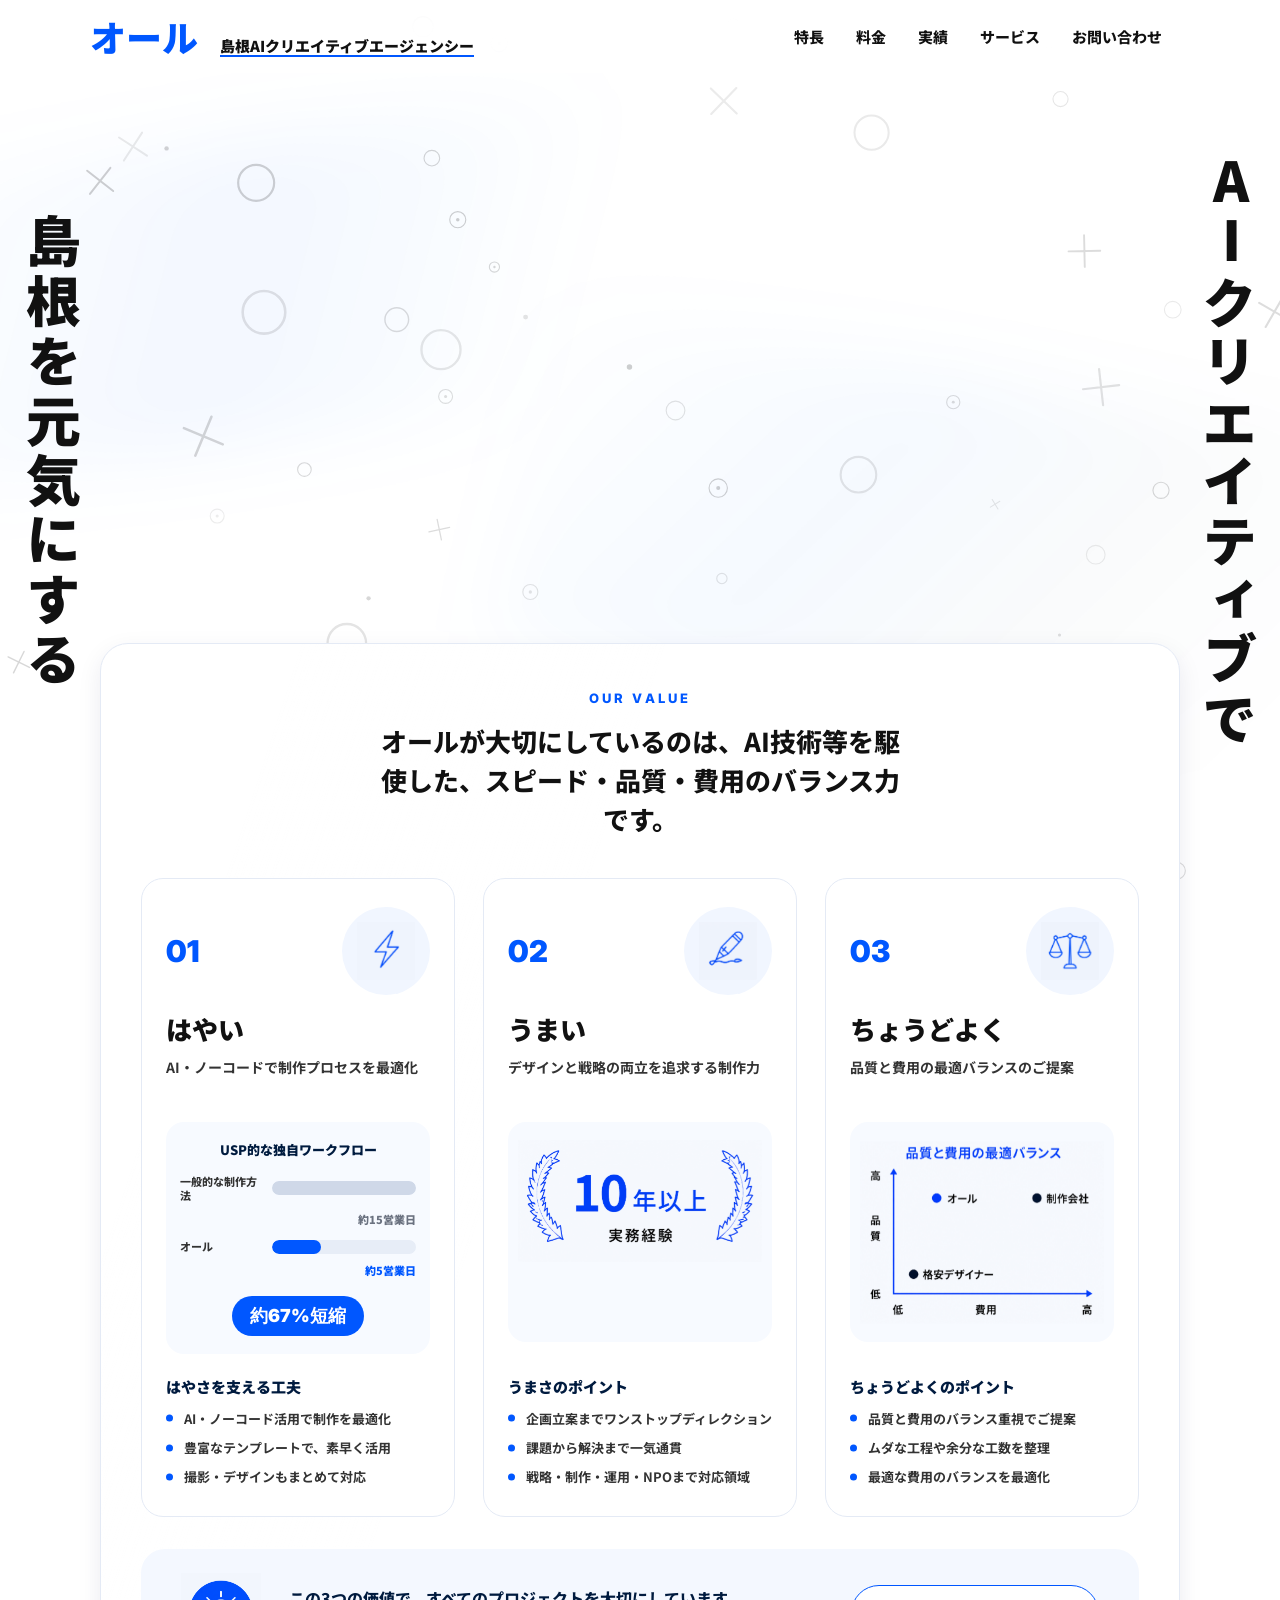
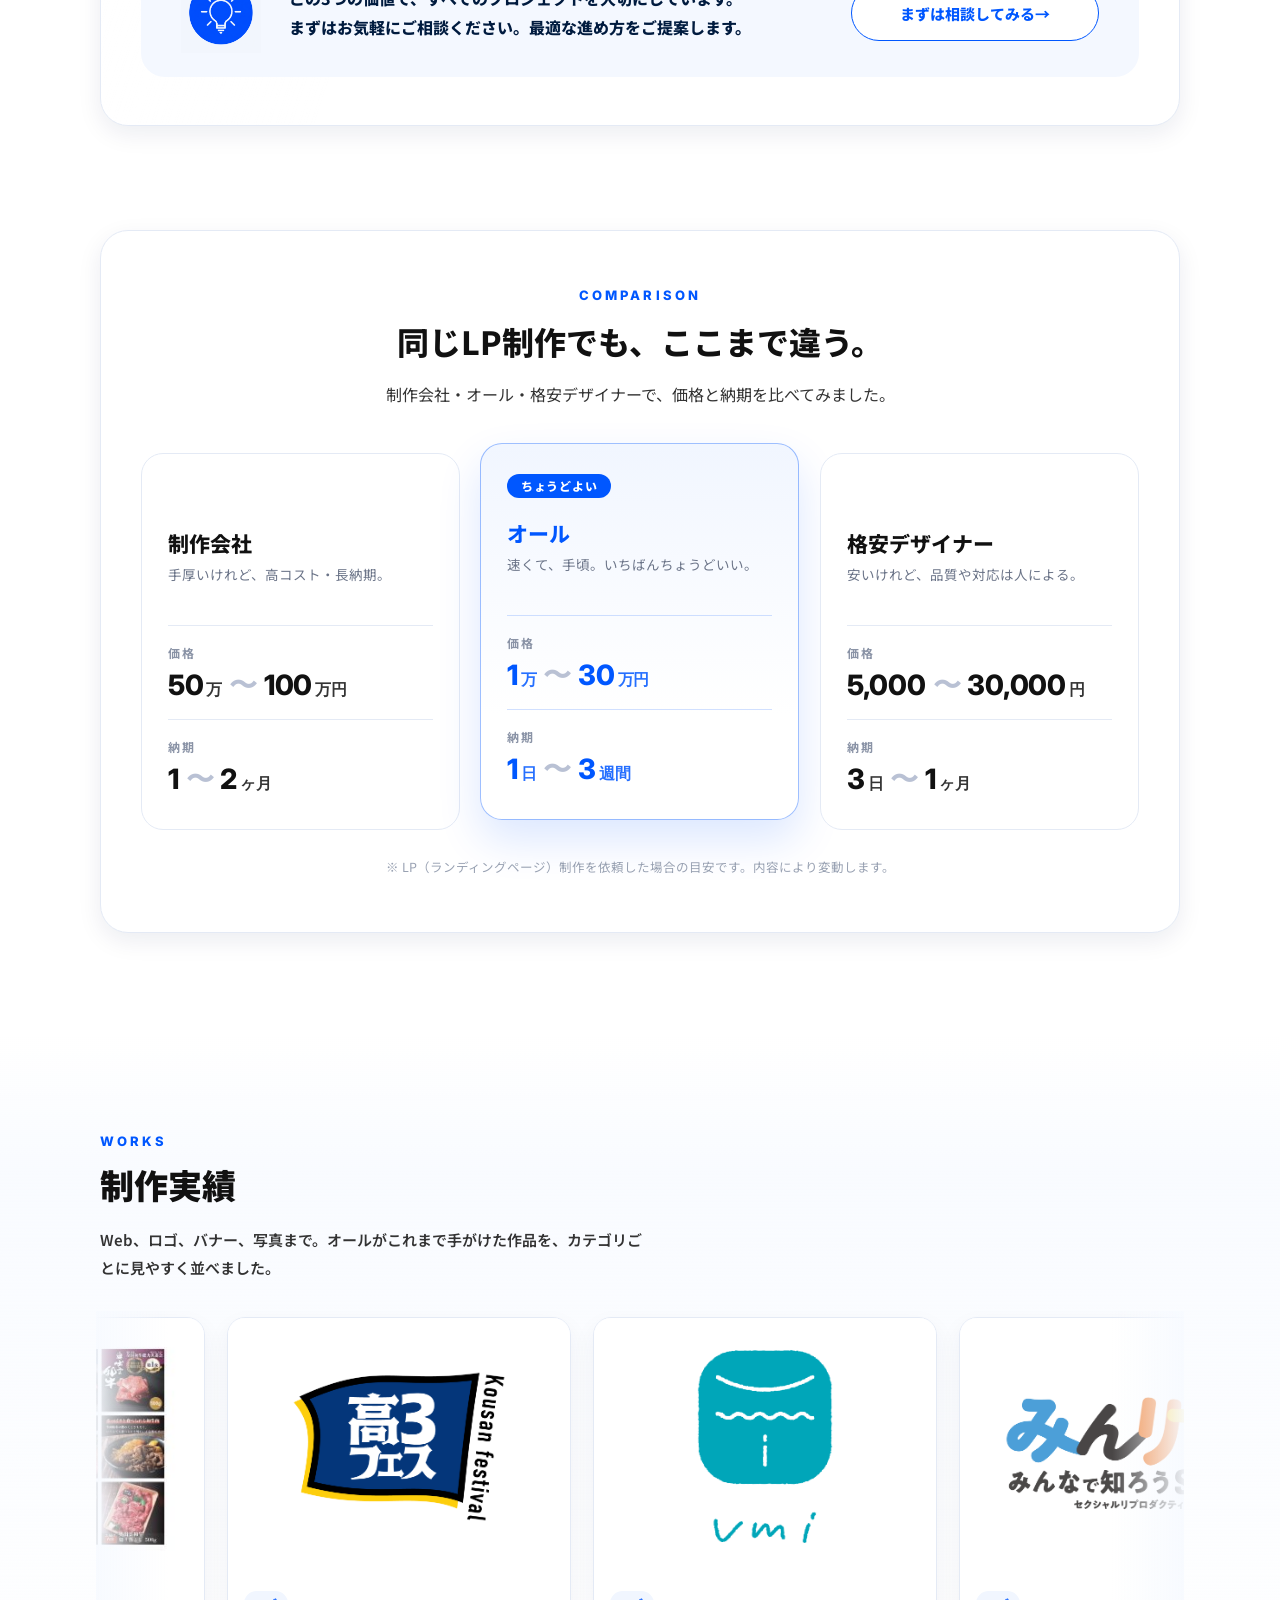
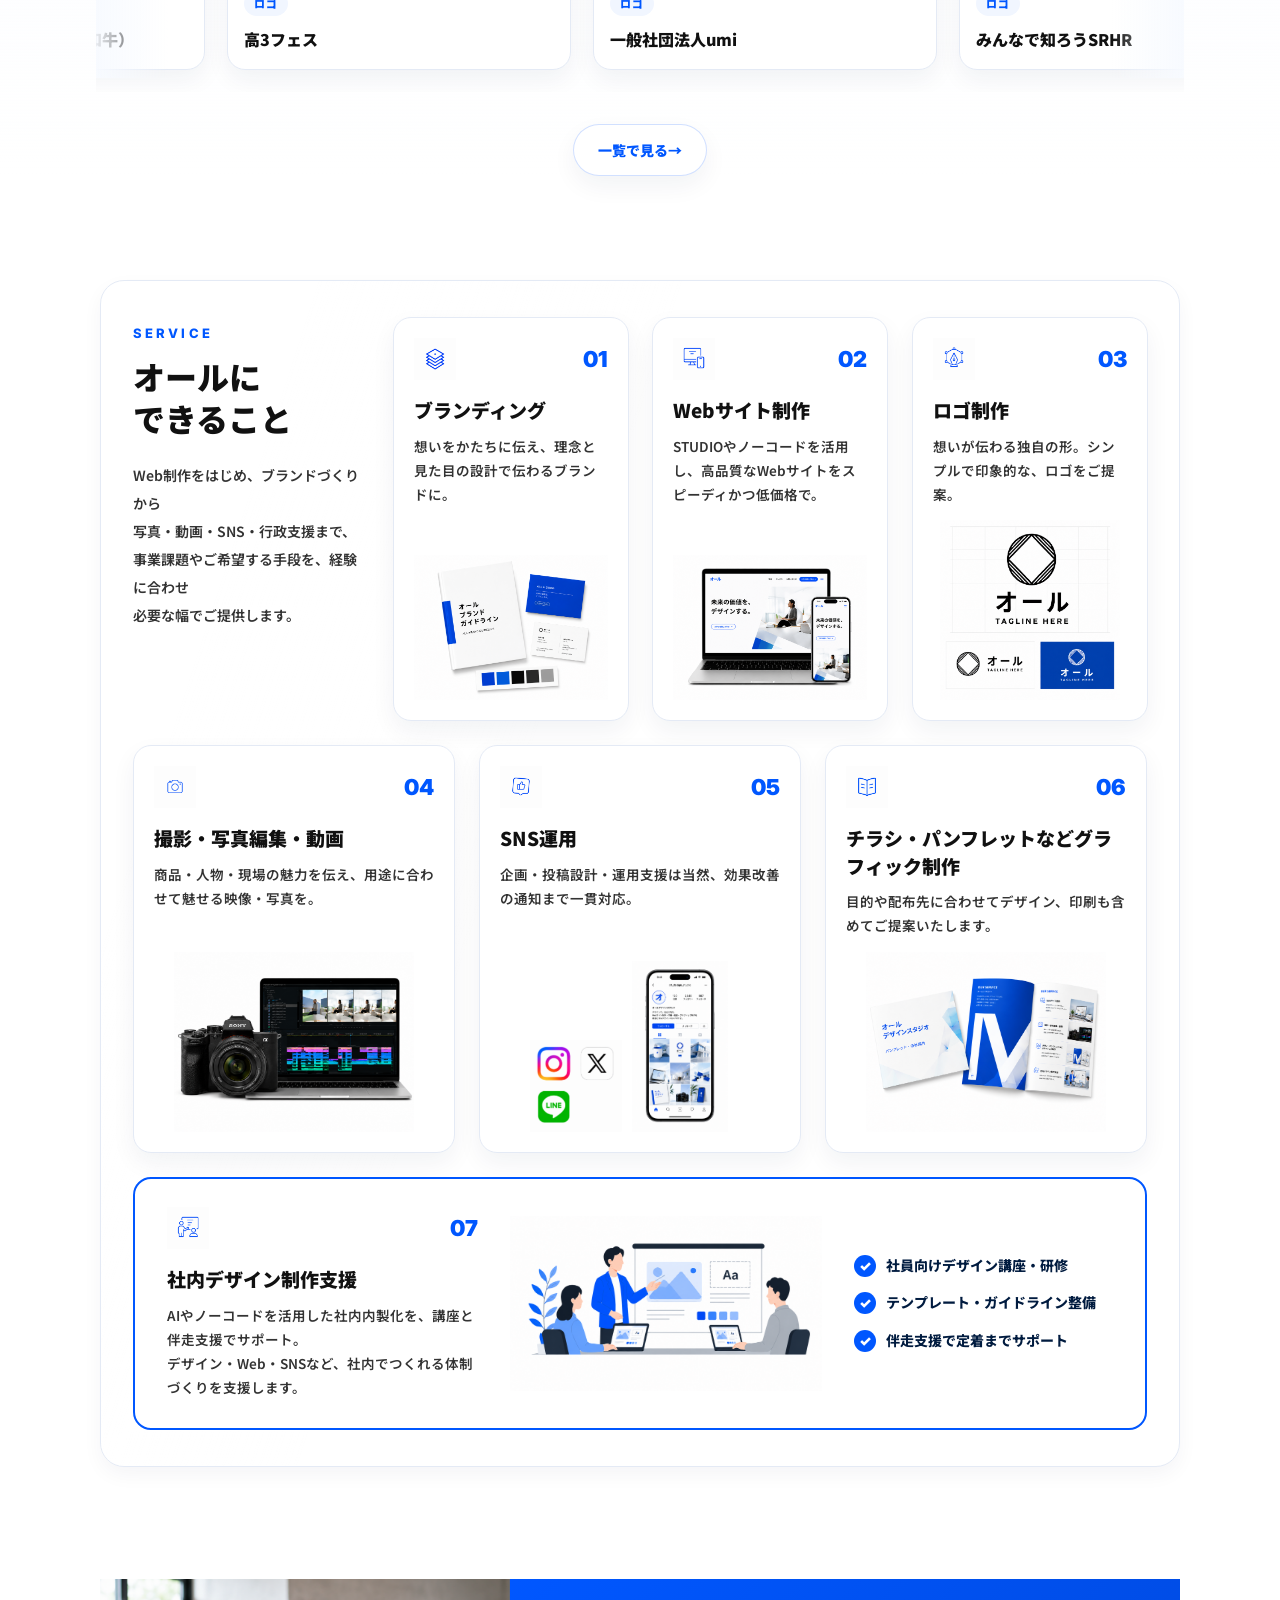
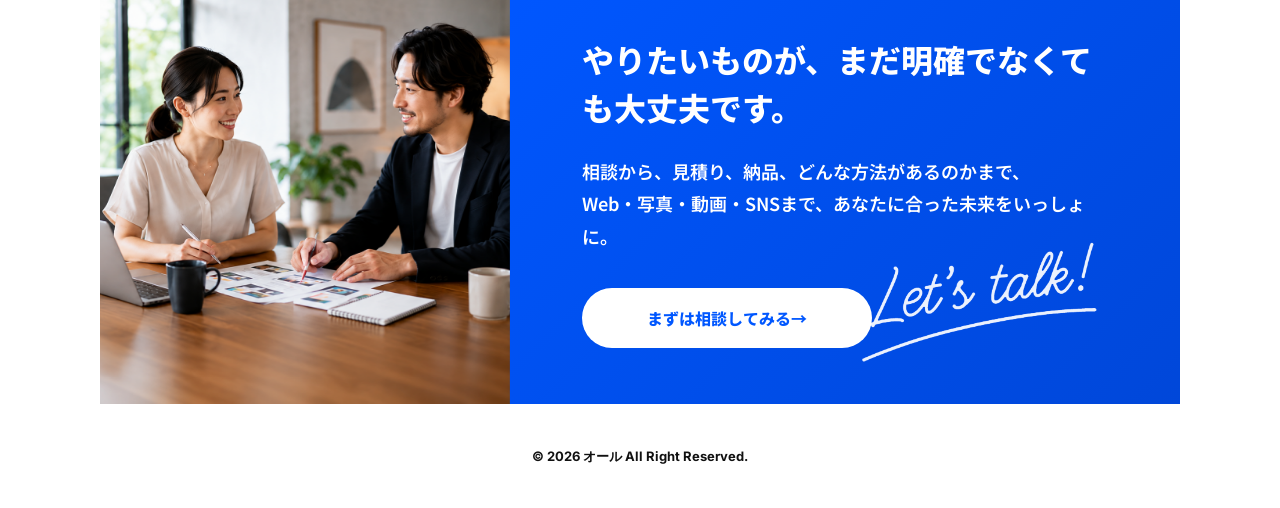
<file: index.html>
<!DOCTYPE html>
<html lang="ja">
<head>
  <meta charset="UTF-8">
  <meta name="viewport" content="width=device-width, initial-scale=1.0">
  <title>オール | はやく、うまく、ちょうどよく。</title>
  <meta name="description" content="オールは、企画・デザイン・Web・写真・動画・SNSまで一貫して伴走するデザインスタジオです。">
  <link rel="preconnect" href="https://fonts.googleapis.com">
  <link rel="preconnect" href="https://fonts.gstatic.com" crossorigin>
  <link href="https://fonts.googleapis.com/css2?family=Inter:wght@600;700;800;900&amp;family=Noto+Sans+JP:wght@400;500;600;700;800;900&amp;family=Poppins:wght@700;800;900&amp;display=swap" rel="stylesheet">
  <link rel="stylesheet" href="style.css">
  <script src="bg-symbols.js" defer></script>
  <script src="script.js" defer></script>
</head>
<body>
  <canvas id="bg-symbols" class="bg-symbols" aria-hidden="true"></canvas>
  <header class="site-header">
    <input class="nav-toggle" type="checkbox" id="nav-toggle" aria-label="メニューを開閉">
    <div class="site-header__inner">
      <div class="site-brand">
        <a class="site-logo" href="#top" aria-label="オール トップへ">オール</a>
        <p class="site-tagline">島根AIクリエイティブエージェンシー</p>
      </div>

      <nav class="primary-nav" aria-label="メインナビゲーション">
        <a href="#value">特長</a>
        <a href="#compare">料金</a>
        <a href="#works">実績</a>
        <a href="#service">サービス</a>
        <a href="https://docs.google.com/forms/d/1GuO3oSbIDFsnhbJpuAa8LamOoruQFE1MKR61xgmVju0/viewform" target="_blank" rel="noopener noreferrer">お問い合わせ</a>
      </nav>

      <div class="header-actions">
        <label class="hamburger" for="nav-toggle" aria-label="メニュー">
          <span></span>
          <span></span>
          <span></span>
        </label>
      </div>
    </div>

    <nav class="mobile-menu" aria-label="モバイルナビゲーション">
      <a href="#value">特長</a>
      <a href="#compare">料金</a>
      <a href="#works">実績</a>
      <a href="#service">サービス</a>
      <a href="https://docs.google.com/forms/d/1GuO3oSbIDFsnhbJpuAa8LamOoruQFE1MKR61xgmVju0/viewform" target="_blank" rel="noopener noreferrer">お問い合わせ</a>
    </nav>
  </header>

  <div class="hero__copies" aria-hidden="true">
    <span class="hero__copy hero__copy--left" data-pulse>島根を元気にする</span>
    <span class="hero__copy hero__copy--right" data-pulse>AIクリエイティブで</span>
  </div>

  <main id="top">
    <section class="hero" aria-labelledby="hero-title">
      <h1 class="visually-hidden" id="hero-title">AIクリエイティブで島根を元気にする</h1>
      <p class="visually-hidden">
        オールは、企画・デザイン・Web・写真・動画・SNSまで一貫して伴走。
        AI・ノーコードも活用し、地域の事業者・団体・行政・教育に、
        ムダなく、ちょうどよい制作を届けます。
      </p>
      <div class="hero__media">
        <video class="hero__animation" src="assets/topanime.mp4" autoplay muted loop playsinline preload="auto" aria-hidden="true"></video>
      </div>
    </section>

    <section class="value-section" id="value" aria-labelledby="value-title">
      <div class="value-panel">
        <div class="section-heading section-heading--center">
          <p class="section-heading__eyebrow" id="value-title">OUR VALUE</p>
          <p class="section-heading__lead">オールが大切にしているのは、AI技術等を駆使した、スピード・品質・費用のバランス力です。</p>
        </div>

        <div class="value-grid">
          <article class="value-card">
            <div class="value-card__top">
              <span class="value-card__number">01</span>
              <span class="icon-circle">
                <img src="assets/icon_value_speed_lightning.png" alt="" loading="lazy">
              </span>
            </div>
            <h2 class="value-card__title">はやい</h2>
            <p class="value-card__text">AI・ノーコードで制作プロセスを最適化</p>

            <div class="workflow-figure" aria-label="一般的な制作方法とオールの制作期間比較">
              <p class="figure-title">USP的な独自ワークフロー</p>
              <div class="bar-row">
                <div class="bar-row__label">一般的な制作方法</div>
                <div class="bar-track">
                  <span class="bar-fill bar-fill--gray"></span>
                </div>
                <div class="bar-row__days">約15営業日</div>
              </div>
              <div class="bar-row">
                <div class="bar-row__label">オール</div>
                <div class="bar-track">
                  <span class="bar-fill bar-fill--blue"></span>
                </div>
                <div class="bar-row__days bar-row__days--blue">約5営業日</div>
              </div>
              <div class="saving-badge">約67%短縮</div>
            </div>

            <div class="value-list">
              <h3>はやさを支える工夫</h3>
              <ul>
                <li>AI・ノーコード活用で制作を最適化</li>
                <li>豊富なテンプレートで、素早く活用</li>
                <li>撮影・デザインもまとめて対応</li>
              </ul>
            </div>
          </article>

          <article class="value-card">
            <div class="value-card__top">
              <span class="value-card__number">02</span>
              <span class="icon-circle">
                <img src="assets/icon_value_quality_pen.png" alt="" loading="lazy">
              </span>
            </div>
            <h2 class="value-card__title">うまい</h2>
            <p class="value-card__text">デザインと戦略の両立を追求する制作力</p>

            <div class="experience-figure value-asset-figure" aria-label="企画・デザイン領域の実績">
              <img src="assets/new_aset_1.png" alt="10年以上 実務経験" loading="lazy">
            </div>

            <div class="value-list">
              <h3>うまさのポイント</h3>
              <ul>
                <li>企画立案までワンストップディレクション</li>
                <li>課題から解決まで一気通貫</li>
                <li>戦略・制作・運用・NPOまで対応領域</li>
              </ul>
            </div>
          </article>

          <article class="value-card">
            <div class="value-card__top">
              <span class="value-card__number">03</span>
              <span class="icon-circle">
                <img src="assets/icon_value_balance_scale.png" alt="" loading="lazy">
              </span>
            </div>
            <h2 class="value-card__title">ちょうどよく</h2>
            <p class="value-card__text">品質と費用の最適バランスのご提案</p>

            <div class="matrix-figure value-asset-figure" aria-label="品質と費用の最適バランス">
              <img src="assets/new_aset_2.png" alt="品質と費用の最適バランス" loading="lazy">
            </div>

            <div class="value-list">
              <h3>ちょうどよくのポイント</h3>
              <ul>
                <li>品質と費用のバランス重視でご提案</li>
                <li>ムダな工程や余分な工数を整理</li>
                <li>最適な費用のバランスを最適化</li>
              </ul>
            </div>
          </article>
        </div>

        <div class="value-cta">
          <img class="value-cta__icon" src="assets/icon_cta_lightbulb_badge.png" alt="" loading="lazy">
          <p class="value-cta__text">
            この3つの価値で、すべてのプロジェクトを大切にしています。<br>
            まずはお気軽にご相談ください。最適な進め方をご提案します。
          </p>
          <a class="button button--outline" href="https://docs.google.com/forms/d/1GuO3oSbIDFsnhbJpuAa8LamOoruQFE1MKR61xgmVju0/viewform" target="_blank" rel="noopener noreferrer">まずは相談してみる <span aria-hidden="true">→</span></a>
        </div>
      </div>
    </section>

    <section class="compare-section" id="compare" aria-labelledby="compare-title">
      <div class="compare-panel">
        <div class="compare-head">
          <p class="compare-eyebrow">COMPARISON</p>
          <h2 class="compare-title" id="compare-title">同じLP制作でも、ここまで違う。</h2>
          <p class="compare-sub">制作会社・オール・格安デザイナーで、価格と納期を比べてみました。</p>
        </div>

        <div class="compare-grid">
          <article class="compare-card">
            <div class="compare-card__badgerow"></div>
            <h3 class="compare-card__name">制作会社</h3>
            <p class="compare-card__tag">手厚いけれど、高コスト・長納期。</p>
            <dl class="compare-card__metrics">
              <div class="compare-metric">
                <dt>価格</dt>
                <dd class="compare-metric__value">50<span class="unit">万</span><span class="dash">〜</span>100<span class="unit">万円</span></dd>
              </div>
              <div class="compare-metric">
                <dt>納期</dt>
                <dd class="compare-metric__value">1<span class="dash">〜</span>2<span class="unit">ヶ月</span></dd>
              </div>
            </dl>
          </article>

          <article class="compare-card is-featured">
            <div class="compare-card__badgerow">
              <span class="compare-card__badge">ちょうどよい</span>
            </div>
            <h3 class="compare-card__name">オール</h3>
            <p class="compare-card__tag">速くて、手頃。いちばんちょうどいい。</p>
            <dl class="compare-card__metrics">
              <div class="compare-metric">
                <dt>価格</dt>
                <dd class="compare-metric__value">1<span class="unit">万</span><span class="dash">〜</span>30<span class="unit">万円</span></dd>
              </div>
              <div class="compare-metric">
                <dt>納期</dt>
                <dd class="compare-metric__value">1<span class="unit">日</span><span class="dash">〜</span>3<span class="unit">週間</span></dd>
              </div>
            </dl>
          </article>

          <article class="compare-card">
            <div class="compare-card__badgerow"></div>
            <h3 class="compare-card__name">格安デザイナー</h3>
            <p class="compare-card__tag">安いけれど、品質や対応は人による。</p>
            <dl class="compare-card__metrics">
              <div class="compare-metric">
                <dt>価格</dt>
                <dd class="compare-metric__value">5,000<span class="dash">〜</span>30,000<span class="unit">円</span></dd>
              </div>
              <div class="compare-metric">
                <dt>納期</dt>
                <dd class="compare-metric__value">3<span class="unit">日</span><span class="dash">〜</span>1<span class="unit">ヶ月</span></dd>
              </div>
            </dl>
          </article>
        </div>

        <p class="compare-note">※ LP（ランディングページ）制作を依頼した場合の目安です。内容により変動します。</p>
      </div>
    </section>

    <section class="works-section" id="works" aria-labelledby="works-title">
      <div class="works-inner">
        <div class="works-head">
          <div>
            <p class="works-eyebrow">WORKS</p>
            <h2 class="works-title" id="works-title">制作実績</h2>
            <p class="works-lead">
              Web、ロゴ、バナー、写真まで。オールがこれまで手がけた作品を、カテゴリごとに見やすく並べました。
            </p>
          </div>
        </div>

        <div class="works-carousel" aria-label="制作実績の横スクロール一覧">
          <div class="works-grid" data-works-track>
          <a class="work-card" href="https://www.satofull.jp/products/detail.php?product_id=1019519" target="_blank" rel="noopener noreferrer">
            <span class="work-card__image"><img src="assets/works/work-01--f9Ti-9P.jpg" alt="ふるさと納税バナー（奥出雲和牛）の制作実績" loading="lazy"></span>
            <span class="work-card__body">
              <span class="work-card__meta"><span>Photo</span><span>バナー</span></span>
              <span class="work-card__title">ふるさと納税バナー（奥出雲和牛）</span>
            </span>
          </a>

          <a class="work-card" href="https://o-ru-creative.studio.site/work/f7LyLqEM" target="_blank" rel="noopener noreferrer">
            <span class="work-card__image"><img src="assets/works/work-02-f7LyLqEM.png" alt="高3フェスのロゴ制作実績" loading="lazy"></span>
            <span class="work-card__body">
              <span class="work-card__meta"><span>ロゴ</span></span>
              <span class="work-card__title">高3フェス</span>
            </span>
          </a>

          <a class="work-card" href="https://o-ru-creative.studio.site/work/O_myzOpG" target="_blank" rel="noopener noreferrer">
            <span class="work-card__image"><img src="assets/works/work-03-O_myzOpG.png" alt="一般社団法人umiのロゴ制作実績" loading="lazy"></span>
            <span class="work-card__body">
              <span class="work-card__meta"><span>ロゴ</span></span>
              <span class="work-card__title">一般社団法人umi</span>
            </span>
          </a>

          <a class="work-card" href="https://o-ru-creative.studio.site/work/hndqsvQm" target="_blank" rel="noopener noreferrer">
            <span class="work-card__image"><img src="assets/works/work-04-hndqsvQm.png" alt="みんなで知ろうSRHRのロゴ制作実績" loading="lazy"></span>
            <span class="work-card__body">
              <span class="work-card__meta"><span>ロゴ</span></span>
              <span class="work-card__title">みんなで知ろうSRHR</span>
            </span>
          </a>

          <a class="work-card" href="https://fujieda-mirai.jp/" target="_blank" rel="noopener noreferrer">
            <span class="work-card__image"><img src="assets/works/work-05-0kY0Lry2.png" alt="フジエダ未来共創会議のWeb制作実績" loading="lazy"></span>
            <span class="work-card__body">
              <span class="work-card__meta"><span>WEB</span></span>
              <span class="work-card__title">フジエダ未来共創会議</span>
            </span>
          </a>

          <a class="work-card" href="https://hcs-reath.studio.site/" target="_blank" rel="noopener noreferrer">
            <span class="work-card__image"><img src="assets/works/work-06-UJmaY6dR.png" alt="re:athのWeb制作実績" loading="lazy"></span>
            <span class="work-card__body">
              <span class="work-card__meta"><span>WEB</span></span>
              <span class="work-card__title">re:ath</span>
            </span>
          </a>

          <a class="work-card" href="https://collabotanq.studio.site/" target="_blank" rel="noopener noreferrer">
            <span class="work-card__image"><img src="assets/works/work-07-j4UUuiHX.png" alt="学校横断型探究プロジェクトのWeb制作実績" loading="lazy"></span>
            <span class="work-card__body">
              <span class="work-card__meta"><span>WEB</span></span>
              <span class="work-card__title">学校横断型探究プロジェクト</span>
            </span>
          </a>

          <a class="work-card" href="https://furetabi-unnan.jp/" target="_blank" rel="noopener noreferrer">
            <span class="work-card__image"><img src="assets/works/work-08-B3ePhvHb.png" alt="ふれ旅のWeb制作実績" loading="lazy"></span>
            <span class="work-card__body">
              <span class="work-card__meta"><span>WEB</span></span>
              <span class="work-card__title">ふれ旅</span>
            </span>
          </a>

          <a class="work-card" href="https://www.roots-shimane.jp/" target="_blank" rel="noopener noreferrer">
            <span class="work-card__image"><img src="assets/works/work-09-Z4hRm1PH.png" alt="ROOTS SHIMANEのWeb制作実績" loading="lazy"></span>
            <span class="work-card__body">
              <span class="work-card__meta"><span>WEB</span></span>
              <span class="work-card__title">ROOTS SHIMANE</span>
            </span>
          </a>

          <a class="work-card" href="https://o-ru-creative.studio.site/work/q9MPjrlb" target="_blank" rel="noopener noreferrer">
            <span class="work-card__image"><img src="assets/works/work-10-q9MPjrlb.png" alt="学生団体ココロコのロゴ制作実績" loading="lazy"></span>
            <span class="work-card__body">
              <span class="work-card__meta"><span>ロゴ</span></span>
              <span class="work-card__title">学生団体ココロコ</span>
            </span>
          </a>

          <a class="work-card" href="https://tankyusupporter.studio.site/" target="_blank" rel="noopener noreferrer">
            <span class="work-card__image"><img src="assets/works/work-11-Rpwf8UKg.png" alt="島根探究サポーターのWeb制作実績" loading="lazy"></span>
            <span class="work-card__body">
              <span class="work-card__meta"><span>WEB</span></span>
              <span class="work-card__title">島根探究サポーター</span>
            </span>
          </a>

          <a class="work-card" href="https://o-ru-creative.studio.site/work/JEx3kkEu" target="_blank" rel="noopener noreferrer">
            <span class="work-card__image"><img src="assets/works/work-12-JEx3kkEu.png" alt="OFF IZUMO @unnnanのロゴ制作実績" loading="lazy"></span>
            <span class="work-card__body">
              <span class="work-card__meta"><span>ロゴ</span></span>
              <span class="work-card__title">OFF IZUMO @unnnan</span>
            </span>
          </a>

          <a class="work-card" href="https://o-ru-creative.studio.site/work/GIPvjX6o" target="_blank" rel="noopener noreferrer">
            <span class="work-card__image"><img src="assets/works/work-13-GIPvjX6o.png" alt="一般社団法人エンターのロゴ制作実績" loading="lazy"></span>
            <span class="work-card__body">
              <span class="work-card__meta"><span>ロゴ</span></span>
              <span class="work-card__title">一般社団法人エンター</span>
            </span>
          </a>

          <a class="work-card" href="https://unshurickshaw.studio.site/" target="_blank" rel="noopener noreferrer">
            <span class="work-card__image"><img src="assets/works/work-14-AUif5Ce8.png" alt="雲州人力社中のWeb制作実績" loading="lazy"></span>
            <span class="work-card__body">
              <span class="work-card__meta"><span>WEB</span></span>
              <span class="work-card__title">雲州人力社中</span>
            </span>
          </a>

          <a class="work-card" href="https://minpapi.jp/" target="_blank" rel="noopener noreferrer">
            <span class="work-card__image"><img src="assets/works/work-15-2tWJHTd4.png" alt="みんパピのWeb制作実績" loading="lazy"></span>
            <span class="work-card__body">
              <span class="work-card__meta"><span>WEB</span></span>
              <span class="work-card__title">みんパピ</span>
            </span>
          </a>

          <a class="work-card" href="https://o-ru-creative.studio.site/work/po_oBwFD" target="_blank" rel="noopener noreferrer">
            <span class="work-card__image"><img src="assets/works/work-16-po_oBwFD.png" alt="任意団体MIPのロゴ制作実績" loading="lazy"></span>
            <span class="work-card__body">
              <span class="work-card__meta"><span>ロゴ</span></span>
              <span class="work-card__title">任意団体MIP</span>
            </span>
          </a>

          <a class="work-card" href="https://o-ru-creative.studio.site/work/4zRboVT0" target="_blank" rel="noopener noreferrer">
            <span class="work-card__image"><img src="assets/works/work-17-4zRboVT0.png" alt="学生団体 ROOTS SHIMANEのロゴ制作実績" loading="lazy"></span>
            <span class="work-card__body">
              <span class="work-card__meta"><span>ロゴ</span></span>
              <span class="work-card__title">学生団体 ROOTS SHIMANE</span>
            </span>
          </a>

          <a class="work-card" href="https://o-ru-creative.studio.site/work/WIVkCa_G" target="_blank" rel="noopener noreferrer">
            <span class="work-card__image"><img src="assets/works/work-18-WIVkCa_G.png" alt="株式会社mummのロゴ制作実績" loading="lazy"></span>
            <span class="work-card__body">
              <span class="work-card__meta"><span>ロゴ</span></span>
              <span class="work-card__title">株式会社mumm</span>
            </span>
          </a>

          <a class="work-card" href="https://o-ru-creative.studio.site/work/HQ2n_xEw" target="_blank" rel="noopener noreferrer">
            <span class="work-card__image"><img src="assets/works/work-19-HQ2n_xEw.png" alt="事業創出ラボSHIFTのロゴ制作実績" loading="lazy"></span>
            <span class="work-card__body">
              <span class="work-card__meta"><span>ロゴ</span></span>
              <span class="work-card__title">事業創出ラボSHIFT</span>
            </span>
          </a>

          <a class="work-card" href="https://o-ru-creative.studio.site/work/VHHCdjLZ" target="_blank" rel="noopener noreferrer">
            <span class="work-card__image"><img src="assets/works/work-20-VHHCdjLZ.png" alt="ふれ旅のロゴ制作実績" loading="lazy"></span>
            <span class="work-card__body">
              <span class="work-card__meta"><span>ロゴ</span></span>
              <span class="work-card__title">ふれ旅</span>
            </span>
          </a>

          <a class="work-card" href="https://o-ru-creative.studio.site/work/62VDGE2P" target="_blank" rel="noopener noreferrer">
            <span class="work-card__image"><img src="assets/works/work-21-62VDGE2P.png" alt="ワーキングスペース「オトナリ」のロゴ制作実績" loading="lazy"></span>
            <span class="work-card__body">
              <span class="work-card__meta"><span>ロゴ</span></span>
              <span class="work-card__title">ワーキングスペース「オトナリ」</span>
            </span>
          </a>

          <a class="work-card" href="https://unjinji05.studio.site/" target="_blank" rel="noopener noreferrer">
            <span class="work-card__image"><img src="assets/works/work-22-JolNk4tz.png" alt="雲南市採用ブランドサイトのWeb制作実績" loading="lazy"></span>
            <span class="work-card__body">
              <span class="work-card__meta"><span>WEB</span></span>
              <span class="work-card__title">雲南市採用ブランドサイト</span>
            </span>
          </a>

          <a class="work-card" href="https://minripsrhr.studio.site/" target="_blank" rel="noopener noreferrer">
            <span class="work-card__image"><img src="assets/works/work-23-XGd2ki6X.png" alt="みんリプのWeb制作実績" loading="lazy"></span>
            <span class="work-card__body">
              <span class="work-card__meta"><span>WEB</span></span>
              <span class="work-card__title">みんリプ</span>
            </span>
          </a>

          <a class="work-card" href="https://o-ru-creative.studio.site/work/y3d7eWs4" target="_blank" rel="noopener noreferrer">
            <span class="work-card__image"><img src="assets/works/work-24-y3d7eWs4.png" alt="雲州人力社中のロゴ制作実績" loading="lazy"></span>
            <span class="work-card__body">
              <span class="work-card__meta"><span>ロゴ</span></span>
              <span class="work-card__title">雲州人力社中</span>
            </span>
          </a>

          <a class="work-card" href="https://o-ru-creative.studio.site/work/iKc5otzI" target="_blank" rel="noopener noreferrer">
            <span class="work-card__image"><img src="assets/works/work-25-iKc5otzI.png" alt="世代間交流施設「ほほ笑み」のロゴ制作実績" loading="lazy"></span>
            <span class="work-card__body">
              <span class="work-card__meta"><span>ロゴ</span></span>
              <span class="work-card__title">世代間交流施設「ほほ笑み」</span>
            </span>
          </a>

          <a class="work-card" href="https://o-ru-creative.studio.site/work/vsJGv6y6" target="_blank" rel="noopener noreferrer">
            <span class="work-card__image"><img src="assets/works/work-26-vsJGv6y6.png" alt="雲南市ソーシャルチャレンジのロゴ制作実績" loading="lazy"></span>
            <span class="work-card__body">
              <span class="work-card__meta"><span>ロゴ</span></span>
              <span class="work-card__title">雲南市ソーシャルチャレンジ</span>
            </span>
          </a>

          <a class="work-card" href="https://o-ru-creative.studio.site/work/0sqqrbtL" target="_blank" rel="noopener noreferrer">
            <span class="work-card__image"><img src="assets/works/work-27-0sqqrbtL.png" alt="フジエダ未来共創会議のロゴ制作実績" loading="lazy"></span>
            <span class="work-card__body">
              <span class="work-card__meta"><span>ロゴ</span></span>
              <span class="work-card__title">フジエダ未来共創会議</span>
            </span>
          </a>

          <a class="work-card" href="https://offizumo-unnan.jp/" target="_blank" rel="noopener noreferrer">
            <span class="work-card__image"><img src="assets/works/work-28-VlNqiTxY.png" alt="OFF IZUMOのWeb制作実績" loading="lazy"></span>
            <span class="work-card__body">
              <span class="work-card__meta"><span>WEB</span></span>
              <span class="work-card__title">OFF IZUMO</span>
            </span>
          </a>

          <a class="work-card" href="https://o-ru-creative.studio.site/work/independants" target="_blank" rel="noopener noreferrer">
            <span class="work-card__image"><img src="assets/works/work-29-independants.png" alt="SHIMANE 未来共創 CHALLENGEのロゴ制作実績" loading="lazy"></span>
            <span class="work-card__body">
              <span class="work-card__meta"><span>ロゴ</span></span>
              <span class="work-card__title">SHIMANE 未来共創 CHALLENGE</span>
            </span>
          </a>
          </div>
        </div>

        <div class="works-source">
          <a href="works.html">一覧で見る <span aria-hidden="true">→</span></a>
        </div>
      </div>
    </section>

    <section class="service-section" id="service" aria-labelledby="service-title">
      <div class="service-panel">
        <div class="service-grid">
          <div class="service-intro">
            <p class="service-intro__eyebrow" id="service-title">SERVICE</p>
            <h2 class="service-intro__title">オールに<br>できること</h2>
            <p class="service-intro__text">
              Web制作をはじめ、ブランドづくりから<br>
              写真・動画・SNS・行政支援まで、<br>
              事業課題やご希望する手段を、経験に合わせ<br>
              必要な幅でご提供します。
            </p>
          </div>

          <article class="service-card">
            <div class="service-card__meta">
              <img src="assets/icon_branding_layers.png" alt="" loading="lazy">
              <span>01</span>
            </div>
            <h3>ブランディング</h3>
            <p>想いをかたちに伝え、理念と見た目の設計で伝わるブランドに。</p>
            <div class="service-card__visual">
              <img src="assets/mockup_branding_guideline_set.png" alt="ブランドガイドラインと名刺のモックアップ" loading="lazy">
            </div>
          </article>

          <article class="service-card">
            <div class="service-card__meta">
              <img src="assets/icon_web_monitor_phone.png" alt="" loading="lazy">
              <span>02</span>
            </div>
            <h3>Webサイト制作</h3>
            <p>STUDIOやノーコードを活用し、高品質なWebサイトをスピーディかつ低価格で。</p>
            <div class="service-card__visual">
              <img src="assets/mockup_website_laptop_phone.png" alt="ノートPCとスマートフォンのWebサイトモックアップ" loading="lazy">
            </div>
          </article>

          <article class="service-card">
            <div class="service-card__meta">
              <img src="assets/icon_logo_pen_nib_nodes.png" alt="" loading="lazy">
              <span>03</span>
            </div>
            <h3>ロゴ制作</h3>
            <p>想いが伝わる独自の形。シンプルで印象的な、ロゴをご提案。</p>
            <div class="service-card__visual">
              <img src="assets/logo_identity_board.png" alt="オールのロゴデザインボード" loading="lazy">
            </div>
          </article>

          <div class="service-row service-row--three">
            <article class="service-card">
              <div class="service-card__meta">
                <img src="assets/icon_camera.png" alt="" loading="lazy">
                <span>04</span>
              </div>
              <h3>撮影・写真編集・動画</h3>
              <p>商品・人物・現場の魅力を伝え、用途に合わせて魅せる映像・写真を。</p>
              <div class="service-card__visual">
                <img src="assets/mockup_photo_video_camera_laptop.png" alt="カメラと動画編集画面のモックアップ" loading="lazy">
              </div>
            </article>

            <article class="service-card">
              <div class="service-card__meta">
                <img src="assets/icon_sns_like_bubble.png" alt="" loading="lazy">
                <span>05</span>
              </div>
              <h3>SNS運用</h3>
              <p>企画・投稿設計・運用支援は当然、効果改善の通知まで一貫対応。</p>
              <div class="service-card__visual service-card__visual--sns">
                <img class="sns-logos" src="assets/sns_platform_logos_instagram_x_line.png" alt="Instagram、X、LINEのロゴ" loading="lazy">
                <img class="sns-phone" src="assets/mockup_sns_profile_phone.png" alt="SNSプロフィール画面のスマートフォンモックアップ" loading="lazy">
              </div>
            </article>

            <article class="service-card">
              <div class="service-card__meta">
                <img src="assets/icon_graphic_brochure_book.png" alt="" loading="lazy">
                <span>06</span>
              </div>
              <h3>チラシ・パンフレットなどグラフィック制作</h3>
              <p>目的や配布先に合わせてデザイン、印刷も含めてご提案いたします。</p>
              <div class="service-card__visual">
                <img src="assets/mockup_brochure_pamphlet_set.png" alt="チラシとパンフレットのモックアップ" loading="lazy">
              </div>
            </article>
          </div>

          <article class="service-support">
            <div class="service-support__copy">
              <div class="service-card__meta service-card__meta--support">
                <img src="assets/icon_internal_design_support_presentation.png" alt="" loading="lazy">
                <span>07</span>
              </div>
              <h3>社内デザイン制作支援</h3>
              <p>
                AIやノーコードを活用した社内内製化を、講座と伴走支援でサポート。<br>
                デザイン・Web・SNSなど、社内でつくれる体制づくりを支援します。
              </p>
            </div>
            <div class="service-support__image">
              <img src="assets/illustration_internal_design_support.png" alt="社内デザイン制作支援の講座イラスト" loading="lazy">
            </div>
            <ul class="support-checklist">
              <li>社員向けデザイン講座・研修</li>
              <li>テンプレート・ガイドライン整備</li>
              <li>伴走支援で定着までサポート</li>
            </ul>
          </article>
        </div>
      </div>
    </section>

    <section class="cta-section" id="contact" aria-labelledby="cta-title">
      <div class="cta-section__photo">
        <img src="assets/cta_consultation_photo.png" alt="制作について相談している二人" loading="lazy">
      </div>
      <div class="cta-section__content">
        <h2 id="cta-title">やりたいものが、まだ明確でなくても大丈夫です。</h2>
        <p>
          相談から、見積り、納品、どんな方法があるのかまで、<br>
          Web・写真・動画・SNSまで、あなたに合った未来をいっしょに。
        </p>
        <a class="button button--white" href="https://docs.google.com/forms/d/1GuO3oSbIDFsnhbJpuAa8LamOoruQFE1MKR61xgmVju0/viewform" target="_blank" rel="noopener noreferrer">まずは相談してみる <span aria-hidden="true">→</span></a>
        <img class="talk-note" src="assets/new_aset_3_transparent.png" alt="" aria-hidden="true" loading="lazy">
      </div>
    </section>
  </main>

  <footer class="site-footer">
    <p class="site-footer__copy">© 2026 オール All Right Reserved.</p>
  </footer>
</body>
</html>
</file>
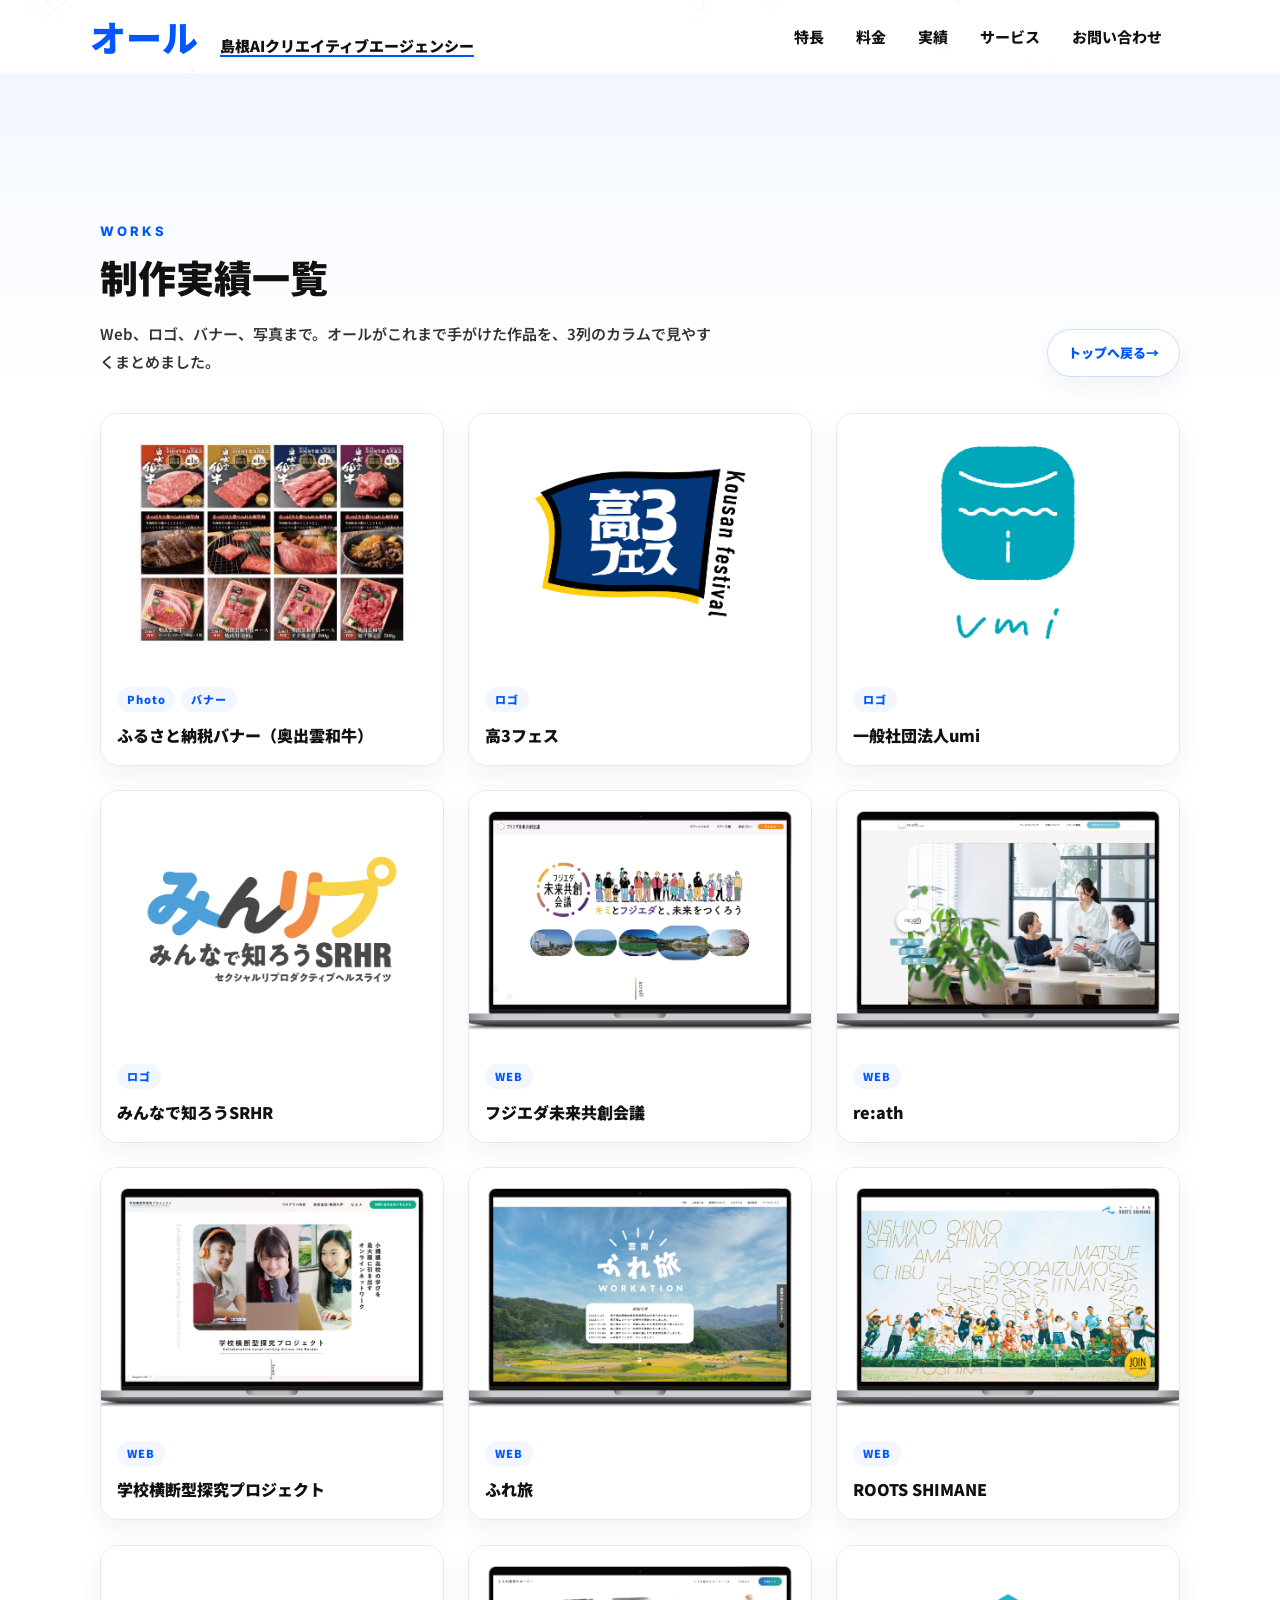
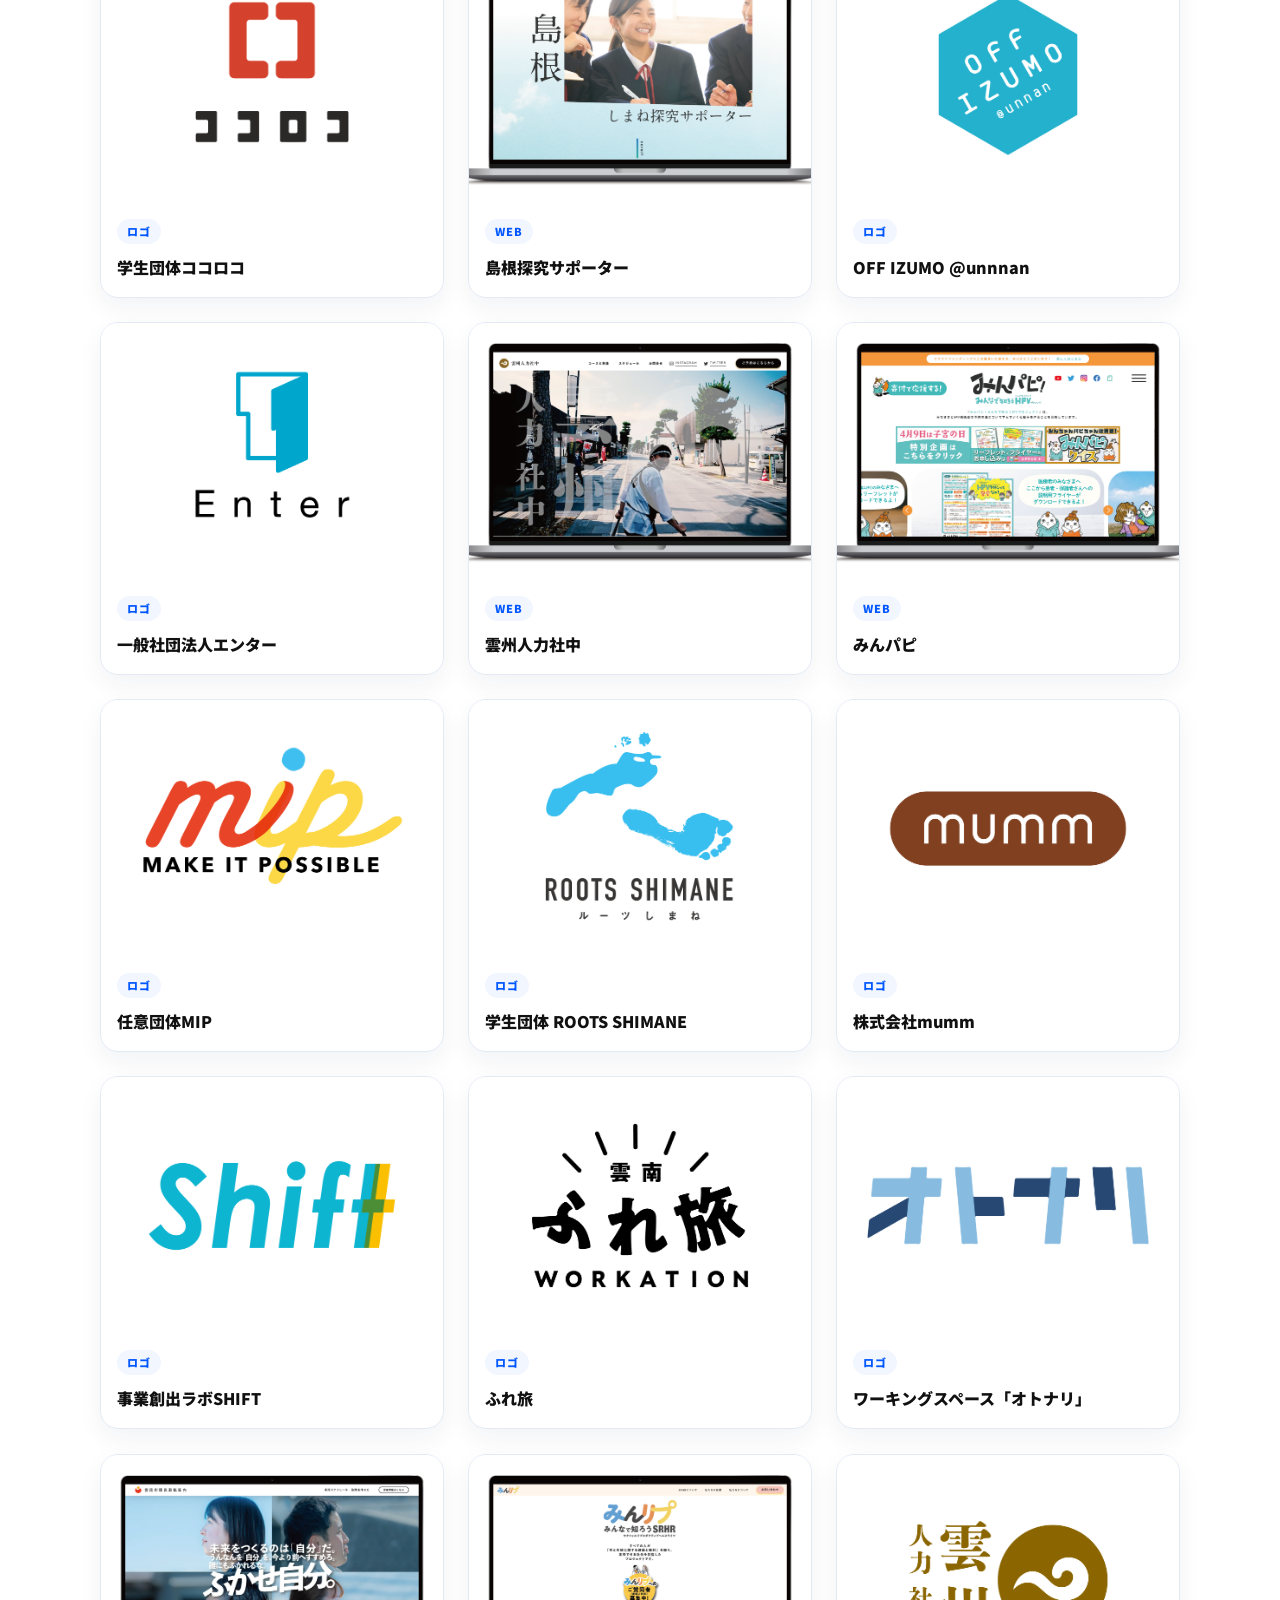
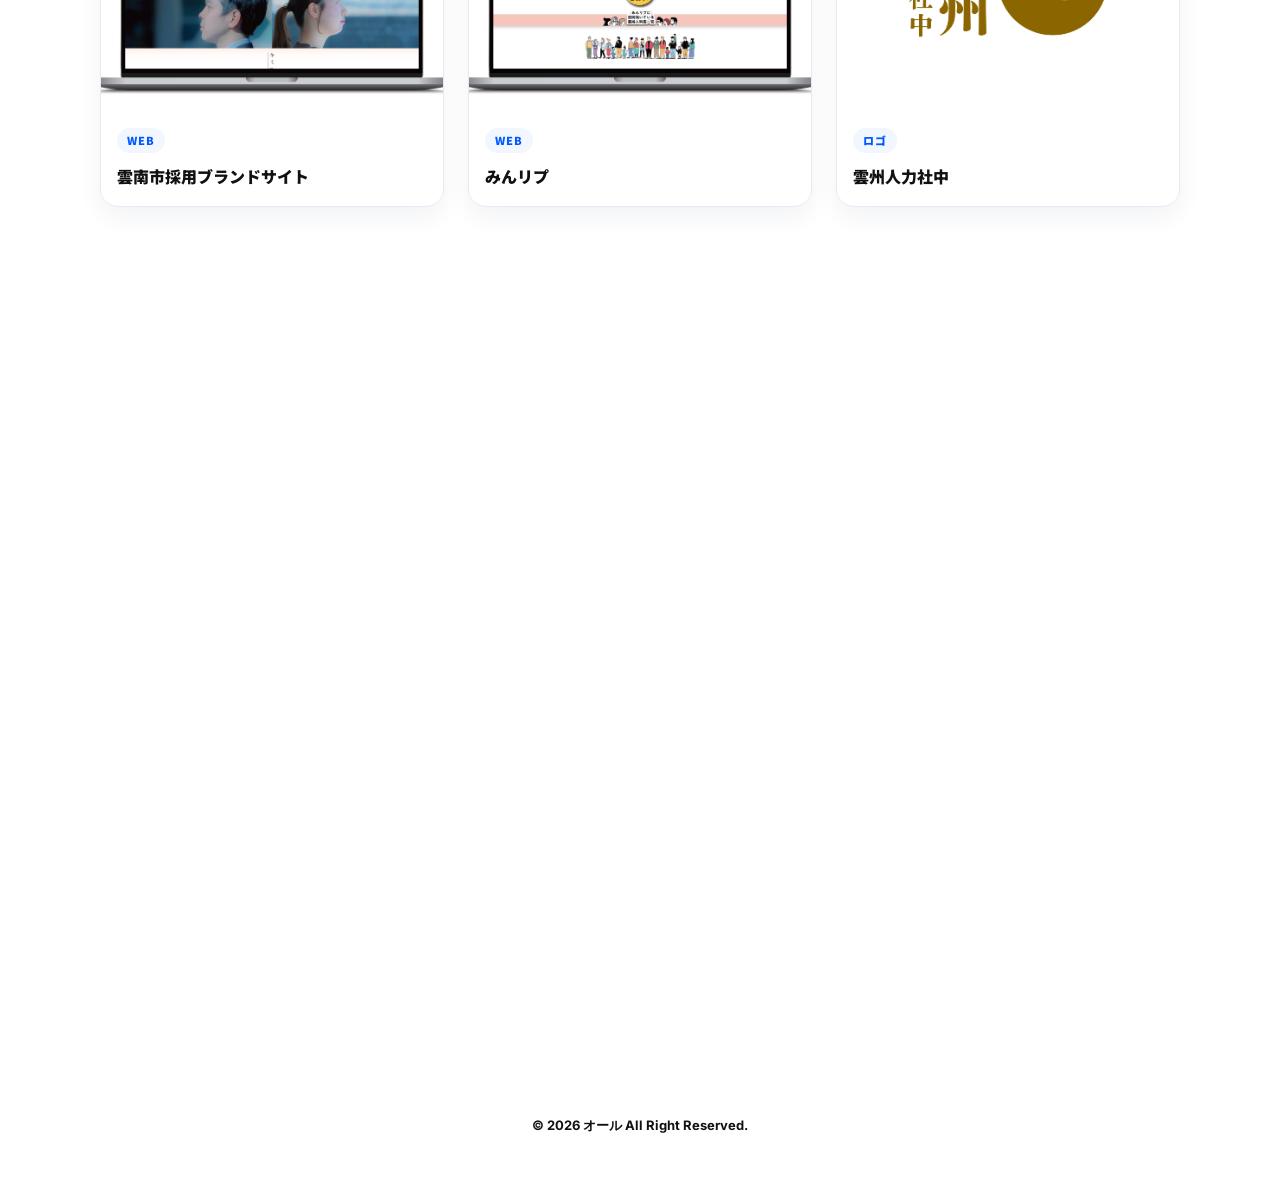
<file: works.html>
<!DOCTYPE html>
<html lang="ja">
<head>
  <meta charset="UTF-8">
  <meta name="viewport" content="width=device-width, initial-scale=1.0">
  <title>制作実績 | オール</title>
  <meta name="description" content="オールが手がけたWeb、ロゴ、バナー、写真などの制作実績一覧です。">
  <link rel="preconnect" href="https://fonts.googleapis.com">
  <link rel="preconnect" href="https://fonts.gstatic.com" crossorigin>
  <link href="https://fonts.googleapis.com/css2?family=Inter:wght@600;700;800;900&amp;family=Noto+Sans+JP:wght@400;500;600;700;800;900&amp;family=Poppins:wght@700;800;900&amp;display=swap" rel="stylesheet">
  <link rel="stylesheet" href="style.css">
  <script src="bg-symbols.js" defer></script>
  <script src="script.js" defer></script>
</head>
<body class="works-page">
  <canvas id="bg-symbols" class="bg-symbols" aria-hidden="true"></canvas>
  <header class="site-header">
    <input class="nav-toggle" type="checkbox" id="nav-toggle" aria-label="メニューを開閉">
    <div class="site-header__inner">
      <div class="site-brand">
        <a class="site-logo" href="index.html#top" aria-label="オール トップへ">オール</a>
        <p class="site-tagline">島根AIクリエイティブエージェンシー</p>
      </div>

      <nav class="primary-nav" aria-label="メインナビゲーション">
        <a href="index.html#value">特長</a>
        <a href="index.html#compare">料金</a>
        <a href="works.html">実績</a>
        <a href="index.html#service">サービス</a>
        <a href="https://docs.google.com/forms/d/1GuO3oSbIDFsnhbJpuAa8LamOoruQFE1MKR61xgmVju0/viewform" target="_blank" rel="noopener noreferrer">お問い合わせ</a>
      </nav>

      <div class="header-actions">
        <label class="hamburger" for="nav-toggle" aria-label="メニュー">
          <span></span>
          <span></span>
          <span></span>
        </label>
      </div>
    </div>

    <nav class="mobile-menu" aria-label="モバイルナビゲーション">
      <a href="index.html#value">特長</a>
      <a href="index.html#compare">料金</a>
      <a href="works.html">実績</a>
      <a href="index.html#service">サービス</a>
      <a href="https://docs.google.com/forms/d/1GuO3oSbIDFsnhbJpuAa8LamOoruQFE1MKR61xgmVju0/viewform" target="_blank" rel="noopener noreferrer">お問い合わせ</a>
    </nav>
  </header>

  <main class="works-list-main" id="top">
    <div class="works-list-inner">
      <section class="works-list-hero" aria-labelledby="works-list-title">
        <div>
          <p class="works-list-eyebrow">WORKS</p>
          <h1 class="works-list-title" id="works-list-title">制作実績一覧</h1>
          <p class="works-list-lead">Web、ロゴ、バナー、写真まで。オールがこれまで手がけた作品を、3列のカラムで見やすくまとめました。</p>
        </div>
        <a class="works-list-back" href="index.html#works">トップへ戻る <span aria-hidden="true">→</span></a>
      </section>

      <section class="works-list-grid" aria-label="制作実績一覧">
<a class="work-card" href="https://www.satofull.jp/products/detail.php?product_id=1019519" target="_blank" rel="noopener noreferrer">
            <span class="work-card__image"><img src="assets/works/work-01--f9Ti-9P.jpg" alt="ふるさと納税バナー（奥出雲和牛）の制作実績" loading="lazy"></span>
            <span class="work-card__body">
              <span class="work-card__meta"><span>Photo</span><span>バナー</span></span>
              <span class="work-card__title">ふるさと納税バナー（奥出雲和牛）</span>
            </span>
          </a>

          <a class="work-card" href="https://o-ru-creative.studio.site/work/f7LyLqEM" target="_blank" rel="noopener noreferrer">
            <span class="work-card__image"><img src="assets/works/work-02-f7LyLqEM.png" alt="高3フェスのロゴ制作実績" loading="lazy"></span>
            <span class="work-card__body">
              <span class="work-card__meta"><span>ロゴ</span></span>
              <span class="work-card__title">高3フェス</span>
            </span>
          </a>

          <a class="work-card" href="https://o-ru-creative.studio.site/work/O_myzOpG" target="_blank" rel="noopener noreferrer">
            <span class="work-card__image"><img src="assets/works/work-03-O_myzOpG.png" alt="一般社団法人umiのロゴ制作実績" loading="lazy"></span>
            <span class="work-card__body">
              <span class="work-card__meta"><span>ロゴ</span></span>
              <span class="work-card__title">一般社団法人umi</span>
            </span>
          </a>

          <a class="work-card" href="https://o-ru-creative.studio.site/work/hndqsvQm" target="_blank" rel="noopener noreferrer">
            <span class="work-card__image"><img src="assets/works/work-04-hndqsvQm.png" alt="みんなで知ろうSRHRのロゴ制作実績" loading="lazy"></span>
            <span class="work-card__body">
              <span class="work-card__meta"><span>ロゴ</span></span>
              <span class="work-card__title">みんなで知ろうSRHR</span>
            </span>
          </a>

          <a class="work-card" href="https://fujieda-mirai.jp/" target="_blank" rel="noopener noreferrer">
            <span class="work-card__image"><img src="assets/works/work-05-0kY0Lry2.png" alt="フジエダ未来共創会議のWeb制作実績" loading="lazy"></span>
            <span class="work-card__body">
              <span class="work-card__meta"><span>WEB</span></span>
              <span class="work-card__title">フジエダ未来共創会議</span>
            </span>
          </a>

          <a class="work-card" href="https://hcs-reath.studio.site/" target="_blank" rel="noopener noreferrer">
            <span class="work-card__image"><img src="assets/works/work-06-UJmaY6dR.png" alt="re:athのWeb制作実績" loading="lazy"></span>
            <span class="work-card__body">
              <span class="work-card__meta"><span>WEB</span></span>
              <span class="work-card__title">re:ath</span>
            </span>
          </a>

          <a class="work-card" href="https://collabotanq.studio.site/" target="_blank" rel="noopener noreferrer">
            <span class="work-card__image"><img src="assets/works/work-07-j4UUuiHX.png" alt="学校横断型探究プロジェクトのWeb制作実績" loading="lazy"></span>
            <span class="work-card__body">
              <span class="work-card__meta"><span>WEB</span></span>
              <span class="work-card__title">学校横断型探究プロジェクト</span>
            </span>
          </a>

          <a class="work-card" href="https://furetabi-unnan.jp/" target="_blank" rel="noopener noreferrer">
            <span class="work-card__image"><img src="assets/works/work-08-B3ePhvHb.png" alt="ふれ旅のWeb制作実績" loading="lazy"></span>
            <span class="work-card__body">
              <span class="work-card__meta"><span>WEB</span></span>
              <span class="work-card__title">ふれ旅</span>
            </span>
          </a>

          <a class="work-card" href="https://www.roots-shimane.jp/" target="_blank" rel="noopener noreferrer">
            <span class="work-card__image"><img src="assets/works/work-09-Z4hRm1PH.png" alt="ROOTS SHIMANEのWeb制作実績" loading="lazy"></span>
            <span class="work-card__body">
              <span class="work-card__meta"><span>WEB</span></span>
              <span class="work-card__title">ROOTS SHIMANE</span>
            </span>
          </a>

          <a class="work-card" href="https://o-ru-creative.studio.site/work/q9MPjrlb" target="_blank" rel="noopener noreferrer">
            <span class="work-card__image"><img src="assets/works/work-10-q9MPjrlb.png" alt="学生団体ココロコのロゴ制作実績" loading="lazy"></span>
            <span class="work-card__body">
              <span class="work-card__meta"><span>ロゴ</span></span>
              <span class="work-card__title">学生団体ココロコ</span>
            </span>
          </a>

          <a class="work-card" href="https://tankyusupporter.studio.site/" target="_blank" rel="noopener noreferrer">
            <span class="work-card__image"><img src="assets/works/work-11-Rpwf8UKg.png" alt="島根探究サポーターのWeb制作実績" loading="lazy"></span>
            <span class="work-card__body">
              <span class="work-card__meta"><span>WEB</span></span>
              <span class="work-card__title">島根探究サポーター</span>
            </span>
          </a>

          <a class="work-card" href="https://o-ru-creative.studio.site/work/JEx3kkEu" target="_blank" rel="noopener noreferrer">
            <span class="work-card__image"><img src="assets/works/work-12-JEx3kkEu.png" alt="OFF IZUMO @unnnanのロゴ制作実績" loading="lazy"></span>
            <span class="work-card__body">
              <span class="work-card__meta"><span>ロゴ</span></span>
              <span class="work-card__title">OFF IZUMO @unnnan</span>
            </span>
          </a>

          <a class="work-card" href="https://o-ru-creative.studio.site/work/GIPvjX6o" target="_blank" rel="noopener noreferrer">
            <span class="work-card__image"><img src="assets/works/work-13-GIPvjX6o.png" alt="一般社団法人エンターのロゴ制作実績" loading="lazy"></span>
            <span class="work-card__body">
              <span class="work-card__meta"><span>ロゴ</span></span>
              <span class="work-card__title">一般社団法人エンター</span>
            </span>
          </a>

          <a class="work-card" href="https://unshurickshaw.studio.site/" target="_blank" rel="noopener noreferrer">
            <span class="work-card__image"><img src="assets/works/work-14-AUif5Ce8.png" alt="雲州人力社中のWeb制作実績" loading="lazy"></span>
            <span class="work-card__body">
              <span class="work-card__meta"><span>WEB</span></span>
              <span class="work-card__title">雲州人力社中</span>
            </span>
          </a>

          <a class="work-card" href="https://minpapi.jp/" target="_blank" rel="noopener noreferrer">
            <span class="work-card__image"><img src="assets/works/work-15-2tWJHTd4.png" alt="みんパピのWeb制作実績" loading="lazy"></span>
            <span class="work-card__body">
              <span class="work-card__meta"><span>WEB</span></span>
              <span class="work-card__title">みんパピ</span>
            </span>
          </a>

          <a class="work-card" href="https://o-ru-creative.studio.site/work/po_oBwFD" target="_blank" rel="noopener noreferrer">
            <span class="work-card__image"><img src="assets/works/work-16-po_oBwFD.png" alt="任意団体MIPのロゴ制作実績" loading="lazy"></span>
            <span class="work-card__body">
              <span class="work-card__meta"><span>ロゴ</span></span>
              <span class="work-card__title">任意団体MIP</span>
            </span>
          </a>

          <a class="work-card" href="https://o-ru-creative.studio.site/work/4zRboVT0" target="_blank" rel="noopener noreferrer">
            <span class="work-card__image"><img src="assets/works/work-17-4zRboVT0.png" alt="学生団体 ROOTS SHIMANEのロゴ制作実績" loading="lazy"></span>
            <span class="work-card__body">
              <span class="work-card__meta"><span>ロゴ</span></span>
              <span class="work-card__title">学生団体 ROOTS SHIMANE</span>
            </span>
          </a>

          <a class="work-card" href="https://o-ru-creative.studio.site/work/WIVkCa_G" target="_blank" rel="noopener noreferrer">
            <span class="work-card__image"><img src="assets/works/work-18-WIVkCa_G.png" alt="株式会社mummのロゴ制作実績" loading="lazy"></span>
            <span class="work-card__body">
              <span class="work-card__meta"><span>ロゴ</span></span>
              <span class="work-card__title">株式会社mumm</span>
            </span>
          </a>

          <a class="work-card" href="https://o-ru-creative.studio.site/work/HQ2n_xEw" target="_blank" rel="noopener noreferrer">
            <span class="work-card__image"><img src="assets/works/work-19-HQ2n_xEw.png" alt="事業創出ラボSHIFTのロゴ制作実績" loading="lazy"></span>
            <span class="work-card__body">
              <span class="work-card__meta"><span>ロゴ</span></span>
              <span class="work-card__title">事業創出ラボSHIFT</span>
            </span>
          </a>

          <a class="work-card" href="https://o-ru-creative.studio.site/work/VHHCdjLZ" target="_blank" rel="noopener noreferrer">
            <span class="work-card__image"><img src="assets/works/work-20-VHHCdjLZ.png" alt="ふれ旅のロゴ制作実績" loading="lazy"></span>
            <span class="work-card__body">
              <span class="work-card__meta"><span>ロゴ</span></span>
              <span class="work-card__title">ふれ旅</span>
            </span>
          </a>

          <a class="work-card" href="https://o-ru-creative.studio.site/work/62VDGE2P" target="_blank" rel="noopener noreferrer">
            <span class="work-card__image"><img src="assets/works/work-21-62VDGE2P.png" alt="ワーキングスペース「オトナリ」のロゴ制作実績" loading="lazy"></span>
            <span class="work-card__body">
              <span class="work-card__meta"><span>ロゴ</span></span>
              <span class="work-card__title">ワーキングスペース「オトナリ」</span>
            </span>
          </a>

          <a class="work-card" href="https://unjinji05.studio.site/" target="_blank" rel="noopener noreferrer">
            <span class="work-card__image"><img src="assets/works/work-22-JolNk4tz.png" alt="雲南市採用ブランドサイトのWeb制作実績" loading="lazy"></span>
            <span class="work-card__body">
              <span class="work-card__meta"><span>WEB</span></span>
              <span class="work-card__title">雲南市採用ブランドサイト</span>
            </span>
          </a>

          <a class="work-card" href="https://minripsrhr.studio.site/" target="_blank" rel="noopener noreferrer">
            <span class="work-card__image"><img src="assets/works/work-23-XGd2ki6X.png" alt="みんリプのWeb制作実績" loading="lazy"></span>
            <span class="work-card__body">
              <span class="work-card__meta"><span>WEB</span></span>
              <span class="work-card__title">みんリプ</span>
            </span>
          </a>

          <a class="work-card" href="https://o-ru-creative.studio.site/work/y3d7eWs4" target="_blank" rel="noopener noreferrer">
            <span class="work-card__image"><img src="assets/works/work-24-y3d7eWs4.png" alt="雲州人力社中のロゴ制作実績" loading="lazy"></span>
            <span class="work-card__body">
              <span class="work-card__meta"><span>ロゴ</span></span>
              <span class="work-card__title">雲州人力社中</span>
            </span>
          </a>

          <a class="work-card" href="https://o-ru-creative.studio.site/work/iKc5otzI" target="_blank" rel="noopener noreferrer">
            <span class="work-card__image"><img src="assets/works/work-25-iKc5otzI.png" alt="世代間交流施設「ほほ笑み」のロゴ制作実績" loading="lazy"></span>
            <span class="work-card__body">
              <span class="work-card__meta"><span>ロゴ</span></span>
              <span class="work-card__title">世代間交流施設「ほほ笑み」</span>
            </span>
          </a>

          <a class="work-card" href="https://o-ru-creative.studio.site/work/vsJGv6y6" target="_blank" rel="noopener noreferrer">
            <span class="work-card__image"><img src="assets/works/work-26-vsJGv6y6.png" alt="雲南市ソーシャルチャレンジのロゴ制作実績" loading="lazy"></span>
            <span class="work-card__body">
              <span class="work-card__meta"><span>ロゴ</span></span>
              <span class="work-card__title">雲南市ソーシャルチャレンジ</span>
            </span>
          </a>

          <a class="work-card" href="https://o-ru-creative.studio.site/work/0sqqrbtL" target="_blank" rel="noopener noreferrer">
            <span class="work-card__image"><img src="assets/works/work-27-0sqqrbtL.png" alt="フジエダ未来共創会議のロゴ制作実績" loading="lazy"></span>
            <span class="work-card__body">
              <span class="work-card__meta"><span>ロゴ</span></span>
              <span class="work-card__title">フジエダ未来共創会議</span>
            </span>
          </a>

          <a class="work-card" href="https://offizumo-unnan.jp/" target="_blank" rel="noopener noreferrer">
            <span class="work-card__image"><img src="assets/works/work-28-VlNqiTxY.png" alt="OFF IZUMOのWeb制作実績" loading="lazy"></span>
            <span class="work-card__body">
              <span class="work-card__meta"><span>WEB</span></span>
              <span class="work-card__title">OFF IZUMO</span>
            </span>
          </a>

          <a class="work-card" href="https://o-ru-creative.studio.site/work/independants" target="_blank" rel="noopener noreferrer">
            <span class="work-card__image"><img src="assets/works/work-29-independants.png" alt="SHIMANE 未来共創 CHALLENGEのロゴ制作実績" loading="lazy"></span>
            <span class="work-card__body">
              <span class="work-card__meta"><span>ロゴ</span></span>
              <span class="work-card__title">SHIMANE 未来共創 CHALLENGE</span>
            </span>
          </a>
      </section>
    </div>
  </main>

  <footer class="site-footer">
    <p class="site-footer__copy">© 2026 オール All Right Reserved.</p>
  </footer>
</body>
</html>
</file>
<file: style.css>
:root {
  --blue: #0057ff;
  --sub-blue: #0066ff;
  --dark-navy: #001b3f;
  --black: #111111;
  --text-gray: #333333;
  --light-gray: #f7faff;
  --pale-blue: #f1f6ff;
  --border: #e4eaf5;
  --white: #ffffff;
  --shadow-soft: 0 8px 24px rgba(0, 30, 80, 0.08);
  --shadow-card: 0 10px 24px rgba(0, 30, 80, 0.055);
  --font-jp: "Noto Sans JP", sans-serif;
  --font-en: "Inter", "Poppins", sans-serif;
}

* {
  box-sizing: border-box;
}

html {
  scroll-behavior: smooth;
}

/* 追従ヘッダーの分だけアンカー位置をずらす */
#value,
#compare,
#works,
#service,
#contact {
  scroll-margin-top: 130px;
}

@media (min-width: 1240px) {
  #value,
  #compare,
  #works,
  #service,
  #contact {
    scroll-margin-top: 96px;
  }
}

@media (prefers-reduced-motion: reduce) {
  html {
    scroll-behavior: auto;
  }
}

body {
  position: relative;
  margin: 0;
  overflow-x: hidden;
  background: var(--white);
  color: var(--black);
  font-family: var(--font-jp);
  letter-spacing: 0;
}

body::before,
body::after {
  position: fixed;
  inset: auto;
  z-index: 0;
  content: "";
  pointer-events: none;
  filter: blur(34px);
  opacity: 0.42;
  mix-blend-mode: multiply;
}

body::before {
  top: 130px;
  left: -12vw;
  width: 72vw;
  height: 34vh;
  background:
    linear-gradient(112deg, transparent 0%, rgba(0, 87, 255, 0.11) 42%, rgba(0, 102, 255, 0.07) 58%, transparent 76%);
  transform: rotate(-8deg) translate3d(0, 0, 0);
}

body::after {
  right: -18vw;
  bottom: 19vh;
  width: 78vw;
  height: 38vh;
  background:
    linear-gradient(126deg, transparent 0%, rgba(0, 102, 255, 0.09) 34%, rgba(0, 27, 63, 0.045) 56%, transparent 78%);
  transform: rotate(10deg) translate3d(0, 0, 0);
}

body > * {
  position: relative;
  z-index: 1;
}

/* 浮遊する記号（背景キャンバス） */
.bg-symbols {
  position: fixed;
  inset: 0;
  z-index: 0;
  width: 100%;
  height: 100%;
  pointer-events: none;
}

img {
  display: block;
  max-width: 100%;
}

a {
  color: inherit;
  text-decoration: none;
}

.visually-hidden {
  position: absolute;
  width: 1px;
  height: 1px;
  padding: 0;
  overflow: hidden;
  clip: rect(0, 0, 0, 0);
  white-space: nowrap;
  border: 0;
}

button,
input,
textarea,
select {
  font: inherit;
}

/* Motion */
@keyframes headerReveal {
  from {
    opacity: 0;
    transform: translateY(-18px);
  }

  to {
    opacity: 1;
    transform: translateY(0);
  }
}

@keyframes heroReveal {
  0% {
    opacity: 0;
    transform: translateY(22px) scale(0.99);
    filter: blur(8px);
  }

  55% {
    opacity: 1;
    filter: blur(0);
  }

  100% {
    opacity: 1;
    transform: translateY(0) scale(1);
    filter: blur(0);
  }
}

@keyframes barGrow {
  from {
    transform: scaleX(0);
  }

  to {
    transform: scaleX(1);
  }
}

@keyframes iconPop {
  0% {
    transform: scale(0.82) rotate(-4deg);
  }

  65% {
    transform: scale(1.08) rotate(2deg);
  }

  100% {
    transform: scale(1) rotate(0deg);
  }
}

@keyframes numberGlow {
  0%,
  62%,
  100% {
    transform: translateY(0) scale(1);
    filter: brightness(1);
    text-shadow: 0 0 0 rgba(0, 87, 255, 0);
  }

  66% {
    transform: translateY(-1px) scale(1.12);
    filter: brightness(1.38);
    text-shadow: 0 0 18px rgba(0, 87, 255, 0.38);
  }

  70% {
    transform: translateY(0) scale(0.98);
    filter: brightness(1.06);
    text-shadow: 0 0 6px rgba(0, 87, 255, 0.16);
  }

  75% {
    transform: translateY(-1px) scale(1.08);
    filter: brightness(1.28);
    text-shadow: 0 0 14px rgba(0, 87, 255, 0.3);
  }

  82% {
    transform: translateY(0) scale(1);
    filter: brightness(1);
    text-shadow: 0 0 0 rgba(0, 87, 255, 0);
  }
}

@keyframes heroBeat {
  0%,
  58%,
  100% {
    transform: scale(1);
    filter: brightness(1);
    text-shadow: 0 0 0 rgba(0, 87, 255, 0);
  }

  64% {
    transform: scale(1.18);
    filter: brightness(1.12);
    text-shadow: 0 0 16px rgba(0, 87, 255, 0.32);
  }

  70% {
    transform: scale(0.97);
    filter: brightness(1.02);
  }

  76% {
    transform: scale(1.1);
    filter: brightness(1.08);
    text-shadow: 0 0 12px rgba(0, 87, 255, 0.24);
  }

  84% {
    transform: scale(1);
    filter: brightness(1);
    text-shadow: 0 0 0 rgba(0, 87, 255, 0);
  }
}

@keyframes iconWink {
  0%,
  76%,
  100% {
    transform: rotate(0deg) scale(1);
  }

  81% {
    transform: rotate(-7deg) scale(1.04);
  }

  86% {
    transform: rotate(7deg) scale(1.05);
  }

  91% {
    transform: rotate(0deg) scale(1);
  }
}

@keyframes dotPulse {
  0%,
  100% {
    box-shadow: 0 0 0 0 rgba(0, 87, 255, 0);
  }

  50% {
    box-shadow: 0 0 0 8px rgba(0, 87, 255, 0.12);
  }
}

@keyframes assetBreath {
  0%,
  100% {
    transform: translateY(var(--asset-y, 0px)) scale(1);
  }

  50% {
    transform: translateY(calc(var(--asset-y, 0px) - 3px)) scale(1.012);
  }
}

@keyframes visualFloat {
  0%,
  100% {
    transform: translateY(0) scale(1);
  }

  50% {
    transform: translateY(-4px) scale(1.012);
  }
}

@keyframes lightSweep {
  from {
    transform: translateX(-130%) skewX(-18deg);
  }

  to {
    transform: translateX(130%) skewX(-18deg);
  }
}

@keyframes ambientDriftOne {
  0%,
  100% {
    transform: rotate(-8deg) translate3d(0, 0, 0) scale(1);
  }

  50% {
    transform: rotate(-4deg) translate3d(5vw, 4vh, 0) scale(1.05);
  }
}

@keyframes ambientDriftTwo {
  0%,
  100% {
    transform: rotate(10deg) translate3d(0, 0, 0) scale(1);
  }

  50% {
    transform: rotate(5deg) translate3d(-5vw, -3vh, 0) scale(1.04);
  }
}

/* Buttons */
.button {
  display: inline-flex;
  align-items: center;
  justify-content: center;
  min-width: max-content;
  position: relative;
  overflow: hidden;
  border-radius: 999px;
  border: 1px solid transparent;
  font-weight: 800;
  line-height: 1;
  white-space: nowrap;
  transition: transform 180ms ease, box-shadow 180ms ease, background 180ms ease;
}

.button::after {
  position: absolute;
  inset: 0 auto 0 -42%;
  width: 34%;
  background: linear-gradient(90deg, transparent, rgba(255, 255, 255, 0.5), transparent);
  content: "";
  opacity: 0;
  transform: skewX(-18deg);
  pointer-events: none;
}

.button:hover {
  transform: translateY(-1px);
  box-shadow: 0 10px 20px rgba(0, 87, 255, 0.18);
}

.button:active {
  transform: translateY(0) scale(0.98);
  transition-duration: 90ms;
}

.button--primary {
  height: 40px;
  padding: 0 24px;
  background: var(--blue);
  color: var(--white);
  font-size: 14px;
}

.button--outline {
  height: 56px;
  padding: 0 48px;
  border-color: var(--blue);
  background: var(--white);
  color: var(--blue);
  font-size: 15px;
}

.button--white {
  height: 60px;
  padding: 0 64px;
  background: var(--white);
  color: var(--blue);
  font-size: 16px;
}

/* Header */
.site-header {
  position: sticky;
  top: 0;
  z-index: 20;
  background: rgba(255, 255, 255, 0.7);
  -webkit-backdrop-filter: saturate(180%) blur(18px);
  backdrop-filter: saturate(180%) blur(18px);
  border-bottom: 1px solid transparent;
  transition: background 320ms ease, border-color 320ms ease, box-shadow 320ms ease;
}

.site-header.is-scrolled {
  background: rgba(255, 255, 255, 0.82);
  border-bottom-color: var(--border);
  box-shadow: 0 6px 22px rgba(0, 30, 80, 0.05);
}

/* backdrop-filter 非対応ブラウザ向けフォールバック */
@supports not ((-webkit-backdrop-filter: blur(1px)) or (backdrop-filter: blur(1px))) {
  .site-header {
    background: rgba(255, 255, 255, 0.95);
  }
}

.site-header__inner {
  display: flex;
  align-items: center;
  gap: 28px;
  width: min(100%, 1180px);
  height: 72px;
  margin: 0 auto;
  padding: 0 40px;
}

.site-brand {
  display: flex;
  flex: 0 1 auto;
  align-items: flex-end;
  min-width: 0;
  gap: 22px;
}

.site-logo {
  flex: 0 0 auto;
  color: var(--blue);
  font-family: var(--font-jp);
  font-size: 36px;
  font-weight: 900;
  line-height: 1;
}

.site-tagline {
  position: relative;
  flex: 0 1 auto;
  margin: 0 0 -3px;
  padding-bottom: 4px;
  color: var(--black);
  font-family: var(--font-jp);
  font-size: 15px;
  font-weight: 900;
  line-height: 1;
  text-align: left;
  white-space: nowrap;
}

.site-tagline::after {
  position: absolute;
  right: 0;
  bottom: 0;
  left: 0;
  height: 2px;
  background: var(--blue);
  content: "";
}

.primary-nav {
  display: flex;
  align-items: center;
  gap: 32px;
  margin-left: auto;
  color: var(--black);
  font-size: 15px;
  font-weight: 800;
}

.primary-nav a {
  position: relative;
}

.primary-nav a::after {
  position: absolute;
  right: 0;
  bottom: -8px;
  left: 0;
  height: 2px;
  background: var(--blue);
  content: "";
  opacity: 0;
  transform: scaleX(0.4);
  transition: opacity 180ms ease, transform 180ms ease;
}

.primary-nav a:hover::after {
  opacity: 1;
  transform: scaleX(1);
}

.header-actions {
  display: flex;
  align-items: center;
  gap: 18px;
}

.hamburger {
  display: none;
  flex-direction: column;
  justify-content: center;
  gap: 5px;
  width: 34px;
  height: 34px;
  cursor: pointer;
}

.hamburger span {
  display: block;
  width: 24px;
  height: 3px;
  margin-left: auto;
  border-radius: 999px;
  background: var(--blue);
}

.nav-toggle {
  position: absolute;
  width: 1px;
  height: 1px;
  overflow: hidden;
  opacity: 0;
  pointer-events: none;
}

.mobile-menu {
  position: absolute;
  top: 72px;
  right: max(24px, calc((100vw - 1100px) / 2));
  display: grid;
  gap: 18px;
  width: 260px;
  padding: 22px;
  border: 1px solid var(--border);
  border-radius: 20px;
  background: rgba(255, 255, 255, 0.96);
  box-shadow: var(--shadow-soft);
  color: var(--black);
  font-weight: 800;
  opacity: 0;
  pointer-events: none;
  transform: translateY(-8px);
  transition: opacity 180ms ease, transform 180ms ease;
  visibility: hidden;
}

.nav-toggle:checked ~ .mobile-menu {
  opacity: 1;
  pointer-events: auto;
  transform: translateY(0);
  visibility: visible;
}

/* Hero */
.hero {
  position: relative;
  padding: 10px 40px 60px;
  overflow: hidden;
  background: transparent;
}

.hero__media {
  display: flex;
  align-items: center;
  justify-content: center;
  width: 100%;
  max-width: 1100px;
  margin: 0 auto;
}

.hero__animation {
  width: 100%;
  max-width: 1000px;
  max-height: 74vh;
  height: auto;
  object-fit: contain;
}

/* スクロールに追従するコピー --------------------------------------------
   スマホ・タブレット: 上部に貼り付く横並びバー
   ワイド表示(≥1240px): 画面の左右端に縦書きで固定 */
.hero__copies {
  position: sticky;
  top: 64px;
  z-index: 15;
  display: flex;
  flex-wrap: wrap;
  align-items: baseline;
  justify-content: center;
  gap: 0.45em;
  padding: 11px 16px;
  background: rgba(255, 255, 255, 0.82);
  -webkit-backdrop-filter: saturate(180%) blur(16px);
  backdrop-filter: saturate(180%) blur(16px);
  border-bottom: 1px solid var(--border);
  text-align: center;
}

.hero__copy {
  margin: 0;
  color: var(--black);
  font-family: var(--font-jp);
  font-weight: 900;
  font-size: clamp(19px, 5.4vw, 30px);
  line-height: 1.2;
  letter-spacing: 0.02em;
  white-space: nowrap;
}

.hero__copy--right {
  order: 1;
}

.hero__copy--left {
  order: 2;
}

/* 1文字ずつに分割された各文字 */
.hero__ch {
  display: inline-block;
  will-change: transform, filter;
}

@media (min-width: 768px) {
  .hero__copies {
    top: 72px;
  }

  .hero__copy {
    font-size: clamp(24px, 3.4vw, 34px);
  }
}

/* ワイド: 左右端に縦書きで固定して常時追従 */
@media (min-width: 1240px) {
  .hero__copies {
    position: fixed;
    inset: 0;
    top: 0;
    z-index: 15;
    flex-wrap: nowrap;
    align-items: center;
    justify-content: space-between;
    gap: 0;
    padding: 0 clamp(10px, 1.6vw, 34px);
    background: none;
    -webkit-backdrop-filter: none;
    backdrop-filter: none;
    border-bottom: none;
    pointer-events: none;
  }

  .hero__copy {
    writing-mode: vertical-rl;
    text-orientation: upright;
    font-size: clamp(42px, 6.1vh, 68px);
    letter-spacing: 0.08em;
    line-height: 1.16;
  }

  .hero__copy--right .hero__ch:nth-child(-n + 2) {
    color: var(--black);
  }

  .hero__copy--right {
    order: 1;
  }

  .hero__copy--left {
    order: 0;
  }
}

.value-panel,
.service-panel,
.cta-section {
  position: relative;
  overflow: hidden;
}

.value-panel::after,
.service-panel::after,
.cta-section::after {
  position: absolute;
  inset: 0 auto 0 -42%;
  z-index: 0;
  width: 34%;
  background: linear-gradient(90deg, transparent, rgba(255, 255, 255, 0.46), transparent);
  content: "";
  pointer-events: none;
  opacity: 0;
}

.value-panel > *,
.service-panel > *,
.cta-section > * {
  position: relative;
  z-index: 1;
}

@media (prefers-reduced-motion: no-preference) {
  body::before {
    animation: ambientDriftOne 18s ease-in-out infinite;
  }

  body::after {
    animation: ambientDriftTwo 22s ease-in-out infinite;
  }

  .site-header {
    animation: headerReveal 720ms cubic-bezier(0.22, 1, 0.36, 1) both;
  }

  .hero__animation {
    animation: heroReveal 1200ms 120ms cubic-bezier(0.16, 1, 0.3, 1) both;
    will-change: transform, opacity, filter;
  }

  .hero__ch {
    animation: heroBeat 3.6s ease-in-out infinite;
    animation-delay: calc(var(--i, 0) * 0.08s);
  }

  .reveal-item {
    --reveal-y: 28px;
    --reveal-scale: 0.99;
    --reveal-blur: 5px;
    opacity: 0;
    transform: translate3d(0, var(--reveal-y), 0) scale(var(--reveal-scale));
    filter: blur(var(--reveal-blur));
    transition:
      opacity 640ms cubic-bezier(0.22, 1, 0.36, 1),
      transform 760ms cubic-bezier(0.16, 1, 0.3, 1),
      filter 540ms cubic-bezier(0.16, 1, 0.3, 1);
    transition-delay: calc(var(--reveal-index, 0) * 70ms);
    will-change: transform, opacity, filter;
  }

  /* 大きなパネル全体はブラーを掛けるとモヤっと重くなるので、控えめに */
  .value-panel.reveal-item,
  .service-panel.reveal-item {
    --reveal-y: 18px;
    --reveal-scale: 1;
    --reveal-blur: 0px;
  }

  .value-card.reveal-item,
  .service-card.reveal-item {
    --reveal-y: 40px;
    --reveal-scale: 0.97;
    --reveal-blur: 6px;
  }

  .value-cta.reveal-item,
  .service-support.reveal-item,
  .cta-section.reveal-item {
    --reveal-y: 28px;
    --reveal-scale: 0.99;
  }

  .reveal-item.is-visible {
    opacity: 1;
    transform: translate3d(0, 0, 0) scale(1);
    filter: blur(0);
  }

  .reveal-item .bar-fill {
    transform: scaleX(0);
    transform-origin: left center;
  }

  .reveal-item.is-visible .bar-fill {
    animation: barGrow 980ms cubic-bezier(0.16, 1, 0.3, 1) forwards;
    animation-delay: calc(240ms + var(--reveal-index, 0) * 80ms);
  }

  .reveal-item.is-visible .icon-circle img,
  .reveal-item.is-visible .service-card__meta img {
    animation: iconPop 760ms cubic-bezier(0.16, 1, 0.3, 1) both;
    animation-delay: calc(120ms + var(--reveal-index, 0) * 70ms);
  }

  .value-panel.is-visible::after,
  .service-panel.is-visible::after,
  .cta-section.is-visible::after {
    opacity: 1;
    animation: lightSweep 1250ms cubic-bezier(0.16, 1, 0.3, 1) 180ms both;
  }

  .button:hover::after {
    opacity: 1;
    animation: lightSweep 760ms cubic-bezier(0.16, 1, 0.3, 1) both;
  }

  .value-card__number,
  .service-card__meta span {
    animation: numberGlow 4.8s cubic-bezier(0.34, 1.56, 0.64, 1) infinite;
    animation-delay: calc(var(--reveal-index, 0) * 420ms);
    transform-origin: center;
    will-change: transform, filter;
  }

  .value-card.is-visible .icon-circle,
  .service-card.is-visible .service-card__meta img {
    animation: iconWink 6.8s ease-in-out infinite;
    animation-delay: calc(900ms + var(--reveal-index, 0) * 520ms);
    transform-origin: center;
  }

  .matrix-point--all {
    animation: dotPulse 2.8s ease-in-out infinite;
  }

  .value-card.is-visible .value-asset-figure img {
    animation: assetBreath 7.4s ease-in-out infinite;
    animation-delay: calc(700ms + var(--reveal-index, 0) * 380ms);
  }

  .service-card.is-visible .service-card__visual img {
    animation: visualFloat 8.2s ease-in-out infinite;
    animation-delay: calc(600ms + var(--reveal-index, 0) * 340ms);
  }
}

/* Shared section heading */
.section-heading--center {
  text-align: center;
}

.section-heading__eyebrow {
  margin: 0 0 16px;
  color: var(--blue);
  font-family: var(--font-en);
  font-size: 13px;
  font-weight: 800;
  line-height: 1;
  letter-spacing: 0.24em;
  text-transform: uppercase;
}

.section-heading__lead {
  margin: 0 auto 40px;
  max-width: 20em;
  font-size: 26px;
  font-weight: 800;
  line-height: 1.5;
}

/* Value */
.value-section {
  padding: 0 40px;
}

.value-panel {
  width: min(100%, 1080px);
  margin: 0 auto;
  padding: 48px 40px;
  border: 1px solid var(--border);
  border-radius: 28px;
  background: var(--white);
  box-shadow: var(--shadow-soft);
}

.value-grid {
  display: grid;
  grid-template-columns: repeat(3, minmax(0, 1fr));
  gap: 28px;
}

.value-card {
  display: flex;
  flex-direction: column;
  position: relative;
  min-width: 0;
  padding: 28px 24px;
  border: 1px solid var(--border);
  border-radius: 22px;
  background: var(--white);
  transition:
    transform 260ms cubic-bezier(0.16, 1, 0.3, 1),
    border-color 260ms ease,
    box-shadow 260ms ease;
}

.value-card:hover {
  border-color: rgba(0, 87, 255, 0.24);
  box-shadow: 0 18px 34px rgba(0, 30, 80, 0.11);
  transform: translateY(-6px) scale(1.01);
}

.value-card__top {
  display: flex;
  align-items: center;
  justify-content: space-between;
  gap: 18px;
  margin-bottom: 16px;
}

.value-card__number {
  display: inline-block;
  color: var(--blue);
  font-family: var(--font-en);
  font-size: 30px;
  font-weight: 900;
  line-height: 1;
  transition: filter 220ms ease, transform 220ms ease;
}

.value-card:hover .value-card__number {
  animation: none;
  filter: brightness(1.25);
  transform: translateX(2px) scale(1.08);
}

.icon-circle {
  display: grid;
  place-items: center;
  width: 88px;
  height: 88px;
  overflow: hidden;
  border-radius: 999px;
  background: var(--pale-blue);
  transition: background 260ms ease, box-shadow 260ms ease, transform 260ms ease;
}

.value-card:hover .icon-circle {
  animation: none;
  background: #e8f1ff;
  box-shadow: 0 12px 26px rgba(0, 87, 255, 0.16);
  transform: rotate(3deg) scale(1.04);
}

.icon-circle img {
  width: 58px;
  height: 58px;
  object-fit: contain;
  mix-blend-mode: multiply;
}

.value-card__title {
  margin: 0;
  font-size: 26px;
  font-weight: 900;
  line-height: 1.35;
}

.value-card__text {
  min-height: 46px;
  margin: 10px 0 20px;
  color: var(--text-gray);
  font-size: 14px;
  font-weight: 700;
  line-height: 1.65;
}

.figure-title {
  margin: 0 0 14px;
  color: var(--dark-navy);
  font-size: 13px;
  font-weight: 900;
  line-height: 1.5;
  text-align: center;
}

.workflow-figure,
.experience-figure,
.matrix-figure {
  min-height: 220px;
  margin: 0 0 22px;
  padding: 18px 14px;
  border-radius: 18px;
  background: var(--light-gray);
}

.value-asset-figure {
  --asset-y: 0px;
  display: grid;
  place-items: center;
  padding: 10px;
}

.experience-figure.value-asset-figure {
  --asset-y: 8px;
}

.value-asset-figure img {
  width: 100%;
  max-height: 190px;
  object-fit: contain;
  mix-blend-mode: multiply;
  transform: translateY(var(--asset-y));
  transition: transform 320ms cubic-bezier(0.16, 1, 0.3, 1), filter 320ms ease;
}

.value-card:hover .value-asset-figure img {
  animation: none;
  filter: saturate(1.08);
  transform: translateY(calc(var(--asset-y) - 4px)) scale(1.025);
}

.bar-row {
  display: grid;
  grid-template-columns: 82px minmax(0, 1fr);
  gap: 8px 10px;
  align-items: center;
  margin: 12px 0;
}

.bar-row__label {
  color: var(--text-gray);
  font-size: 11px;
  font-weight: 800;
  line-height: 1.35;
}

.bar-track {
  height: 14px;
  overflow: hidden;
  border-radius: 999px;
  background: #e7edf7;
}

.bar-fill {
  display: block;
  height: 100%;
  border-radius: inherit;
}

.bar-fill--gray {
  width: 100%;
  background: #cfd8e8;
}

.bar-fill--blue {
  width: 34%;
  background: var(--blue);
}

.bar-row__days {
  grid-column: 2;
  justify-self: end;
  color: #6b7280;
  font-size: 11px;
  font-weight: 900;
}

.bar-row__days--blue {
  color: var(--blue);
}

.saving-badge {
  display: flex;
  align-items: center;
  justify-content: center;
  width: fit-content;
  margin: 18px auto 0;
  padding: 8px 18px;
  border-radius: 999px;
  background: var(--blue);
  color: var(--white);
  font-family: var(--font-en);
  font-size: 18px;
  font-weight: 900;
}

.experience-figure {
  display: grid;
  align-content: start;
}

.laurel {
  position: relative;
  display: grid;
  place-items: center;
  min-height: 146px;
  padding: 22px 44px;
  text-align: center;
}

.laurel::before,
.laurel::after {
  position: absolute;
  top: 15px;
  width: 34px;
  height: 118px;
  border-color: var(--blue);
  border-style: solid;
  content: "";
  opacity: 0.75;
}

.laurel::before {
  left: 20px;
  border-width: 0 0 0 4px;
  border-radius: 50% 0 0 50%;
  transform: rotate(-14deg);
}

.laurel::after {
  right: 20px;
  border-width: 0 4px 0 0;
  border-radius: 0 50% 50% 0;
  transform: rotate(14deg);
}

.experience-years {
  display: block;
  color: var(--blue);
  font-family: var(--font-en);
  font-size: 36px;
  font-weight: 900;
  line-height: 1.1;
}

.experience-label {
  display: block;
  margin-top: 8px;
  color: var(--dark-navy);
  font-size: 15px;
  font-weight: 900;
}

.matrix {
  position: relative;
  height: 154px;
  margin: 4px 2px 0 14px;
  border-bottom: 2px solid var(--dark-navy);
  border-left: 2px solid var(--dark-navy);
  background:
    linear-gradient(to right, rgba(0, 87, 255, 0.08) 1px, transparent 1px),
    linear-gradient(to bottom, rgba(0, 87, 255, 0.08) 1px, transparent 1px);
  background-size: 44px 44px;
}

.matrix-axis {
  position: absolute;
  color: var(--dark-navy);
  font-size: 11px;
  font-weight: 900;
}

.matrix-axis--quality {
  top: -18px;
  left: -12px;
}

.matrix-axis--cost {
  right: 0;
  bottom: -24px;
}

.matrix-point {
  position: absolute;
  padding: 5px 9px;
  border-radius: 999px;
  background: var(--white);
  box-shadow: 0 3px 10px rgba(0, 27, 63, 0.12);
  color: var(--dark-navy);
  font-size: 10px;
  font-weight: 900;
  white-space: nowrap;
}

.matrix-point::before {
  position: absolute;
  top: 50%;
  left: -8px;
  width: 10px;
  height: 10px;
  border-radius: 50%;
  background: currentColor;
  content: "";
  transform: translateY(-50%);
}

.matrix-point--all {
  top: 34%;
  left: 42%;
  background: var(--blue);
  color: var(--white);
}

.matrix-point--agency {
  top: 22%;
  left: 66%;
}

.matrix-point--cheap {
  top: 68%;
  left: 22%;
}

.value-list {
  margin-top: auto;
}

.value-list h3 {
  margin: 0 0 12px;
  color: var(--dark-navy);
  font-size: 15px;
  font-weight: 900;
}

.value-list ul {
  display: grid;
  gap: 9px;
  margin: 0;
  padding: 0;
  list-style: none;
}

.value-list li {
  position: relative;
  padding-left: 18px;
  color: var(--text-gray);
  font-size: 13px;
  font-weight: 700;
  line-height: 1.55;
}

.value-list li::before {
  position: absolute;
  top: 0.72em;
  left: 0;
  width: 7px;
  height: 7px;
  border-radius: 50%;
  background: var(--blue);
  content: "";
  transform: translateY(-50%);
}

.value-cta {
  display: flex;
  align-items: center;
  gap: 28px;
  margin-top: 32px;
  padding: 24px 40px;
  border-radius: 24px;
  background: #f4f8ff;
  transition: transform 260ms cubic-bezier(0.16, 1, 0.3, 1), box-shadow 260ms ease;
}

.value-cta:hover {
  box-shadow: 0 14px 28px rgba(0, 30, 80, 0.08);
  transform: translateY(-4px);
}

.value-cta__icon {
  flex: 0 0 auto;
  width: 80px;
  height: 80px;
  object-fit: contain;
  mix-blend-mode: multiply;
}

.value-cta__text {
  flex: 1;
  margin: 0;
  color: var(--dark-navy);
  font-size: 16px;
  font-weight: 800;
  line-height: 1.8;
}

/* Comparison */
.compare-section {
  margin-top: 104px;
  padding: 0 40px;
}

.compare-panel {
  width: min(100%, 1080px);
  margin: 0 auto;
  padding: 56px 40px;
  border: 1px solid var(--border);
  border-radius: 28px;
  background: var(--white);
  box-shadow: var(--shadow-soft);
}

.compare-head {
  max-width: 32em;
  margin: 0 auto 44px;
  text-align: center;
}

.compare-eyebrow {
  margin: 0 0 16px;
  color: var(--blue);
  font-family: var(--font-en);
  font-size: 13px;
  font-weight: 800;
  letter-spacing: 0.24em;
  text-transform: uppercase;
}

.compare-title {
  margin: 0 0 16px;
  color: var(--black);
  font-size: 32px;
  font-weight: 800;
  line-height: 1.4;
}

.compare-sub {
  margin: 0;
  color: var(--text-gray);
  font-size: 16px;
  line-height: 1.8;
}

.compare-grid {
  display: grid;
  grid-template-columns: repeat(3, minmax(0, 1fr));
  gap: 20px;
  align-items: stretch;
}

.compare-card {
  display: flex;
  flex-direction: column;
  min-width: 0;
  padding: 30px 26px;
  border: 1px solid var(--border);
  border-radius: 22px;
  background: var(--white);
  transition:
    transform 280ms cubic-bezier(0.16, 1, 0.3, 1),
    box-shadow 280ms ease,
    border-color 280ms ease;
}

.compare-card:hover {
  transform: translateY(-4px);
  box-shadow: var(--shadow-card);
}

/* オール = おすすめ列を強調 */
.compare-card.is-featured {
  border-color: rgba(0, 87, 255, 0.38);
  background: linear-gradient(180deg, var(--pale-blue), #ffffff 72%);
  box-shadow: 0 20px 44px rgba(0, 87, 255, 0.14);
  transform: translateY(-10px);
}

.compare-card.is-featured:hover {
  transform: translateY(-14px);
}

.compare-card__badgerow {
  display: flex;
  min-height: 28px;
  margin-bottom: 16px;
}

.compare-card__badge {
  align-self: flex-start;
  padding: 6px 14px;
  border-radius: 999px;
  background: var(--blue);
  color: #fff;
  font-size: 12px;
  font-weight: 800;
  letter-spacing: 0.06em;
  line-height: 1;
}

.compare-card__name {
  margin: 0 0 6px;
  color: var(--black);
  font-size: 21px;
  font-weight: 800;
}

.compare-card.is-featured .compare-card__name {
  color: var(--blue);
}

.compare-card__tag {
  margin: 0;
  min-height: 3em;
  color: #6b7488;
  font-size: 13.5px;
  line-height: 1.5;
}

.compare-card__metrics {
  margin: 20px 0 0;
}

.compare-metric {
  padding: 18px 0;
  border-top: 1px solid var(--border);
}

.compare-metric:last-child {
  padding-bottom: 4px;
}

.compare-card.is-featured .compare-metric {
  border-top-color: rgba(0, 87, 255, 0.18);
}

.compare-metric dt {
  margin: 0 0 8px;
  color: #8a93a6;
  font-size: 12px;
  font-weight: 700;
  letter-spacing: 0.14em;
}

.compare-metric__value {
  margin: 0;
  color: var(--black);
  font-family: var(--font-en);
  font-size: 28px;
  font-weight: 800;
  line-height: 1.15;
  letter-spacing: -0.01em;
}

.compare-card.is-featured .compare-metric__value {
  color: var(--blue);
}

.compare-metric__value .dash {
  margin: 0 7px;
  color: #b9c1d4;
  font-weight: 600;
}

.compare-metric__value .unit {
  margin-left: 3px;
  font-size: 0.56em;
  font-weight: 700;
  opacity: 0.85;
}

.compare-note {
  margin: 28px 0 0;
  color: #98a1b2;
  font-size: 12.5px;
  text-align: center;
}

/* Works */
.works-section {
  margin-top: 104px;
  padding: 96px 40px 0;
  background:
    linear-gradient(180deg, rgba(247, 250, 255, 0) 0%, rgba(247, 250, 255, 0.78) 18%, rgba(255, 255, 255, 0) 100%);
}

.works-inner {
  width: min(100%, 1080px);
  margin: 0 auto;
}

.works-head {
  display: grid;
  grid-template-columns: minmax(0, 1fr);
  gap: 0;
  align-items: start;
  margin-bottom: 34px;
}

.works-eyebrow {
  margin: 0 0 14px;
  color: var(--blue);
  font-family: var(--font-en);
  font-size: 13px;
  font-weight: 800;
  letter-spacing: 0.24em;
  text-transform: uppercase;
}

.works-title {
  margin: 0;
  color: var(--black);
  font-size: 34px;
  font-weight: 900;
  line-height: 1.32;
}

.works-lead {
  max-width: 37em;
  margin: 18px 0 0;
  color: var(--text-gray);
  font-size: 15px;
  font-weight: 600;
  line-height: 1.9;
}

.works-carousel {
  position: relative;
  margin-right: -4px;
  margin-left: -4px;
}

.works-carousel::before,
.works-carousel::after {
  position: absolute;
  top: 0;
  bottom: 14px;
  z-index: 2;
  width: min(72px, 9vw);
  content: "";
  pointer-events: none;
}

.works-carousel::before {
  left: 0;
  background: linear-gradient(90deg, rgba(247, 250, 255, 0.94), rgba(247, 250, 255, 0));
}

.works-carousel::after {
  right: 0;
  background: linear-gradient(270deg, rgba(247, 250, 255, 0.94), rgba(247, 250, 255, 0));
}

.works-grid {
  display: flex;
  gap: 22px;
  align-items: stretch;
  margin: -6px 0 0;
  padding: 6px 4px 22px;
  overflow-x: auto;
  overflow-y: hidden;
  cursor: grab;
  scroll-padding: 4px;
  scroll-snap-type: none;
  scrollbar-width: none;
  -webkit-overflow-scrolling: touch;
}

.works-grid::-webkit-scrollbar {
  display: none;
}

.works-grid.is-dragging {
  cursor: grabbing;
  scroll-snap-type: none;
  user-select: none;
}

.work-card {
  display: flex;
  flex-direction: column;
  flex: 0 0 clamp(286px, 31vw, 344px);
  min-width: 0;
  overflow: hidden;
  border: 1px solid var(--border);
  border-radius: 18px;
  background: var(--white);
  box-shadow: var(--shadow-card);
  transition:
    transform 260ms cubic-bezier(0.16, 1, 0.3, 1),
    border-color 260ms ease,
    box-shadow 260ms ease;
}

.work-card:hover,
.work-card:focus-visible {
  border-color: rgba(0, 87, 255, 0.28);
  box-shadow: 0 18px 34px rgba(0, 30, 80, 0.11);
  transform: translateY(-6px);
  outline: none;
}

.work-card__image {
  display: block;
  aspect-ratio: 4 / 3;
  overflow: hidden;
  background: #f3f7ff;
}

.work-card__image img {
  width: 100%;
  height: 100%;
  object-fit: cover;
  user-select: none;
  -webkit-user-drag: none;
  transition:
    filter 320ms ease,
    transform 320ms cubic-bezier(0.16, 1, 0.3, 1);
}

.work-card:hover .work-card__image img,
.work-card:focus-visible .work-card__image img {
  filter: saturate(1.07);
  transform: scale(1.035);
}

.work-card__body {
  display: flex;
  flex: 1;
  flex-direction: column;
  min-width: 0;
  padding: 16px 16px 18px;
}

.work-card__meta {
  display: flex;
  flex-wrap: wrap;
  gap: 6px;
  margin-bottom: 11px;
}

.work-card__meta span {
  display: inline-flex;
  align-items: center;
  min-height: 25px;
  padding: 5px 10px;
  border-radius: 999px;
  background: var(--pale-blue);
  color: var(--blue);
  font-size: 11px;
  font-weight: 900;
  letter-spacing: 0.08em;
  line-height: 1;
}

.work-card__title {
  display: block;
  color: var(--black);
  font-size: 16px;
  font-weight: 900;
  line-height: 1.55;
}

.works-source {
  display: flex;
  justify-content: center;
  margin-top: 32px;
}

.works-source a {
  display: inline-flex;
  align-items: center;
  justify-content: center;
  min-height: 52px;
  padding: 0 24px;
  border: 1px solid rgba(0, 87, 255, 0.18);
  border-radius: 999px;
  background: var(--white);
  color: var(--blue);
  font-size: 14px;
  font-weight: 900;
  box-shadow: var(--shadow-card);
  transition:
    transform 220ms ease,
    border-color 220ms ease,
    box-shadow 220ms ease;
}

.works-source a:hover,
.works-source a:focus-visible {
  border-color: rgba(0, 87, 255, 0.36);
  box-shadow: 0 16px 30px rgba(0, 30, 80, 0.1);
  transform: translateY(-3px);
  outline: none;
}

/* Works list page */
.works-list-main {
  padding: 150px 40px 112px;
  background:
    linear-gradient(180deg, rgba(241, 246, 255, 0.86), rgba(255, 255, 255, 0) 320px),
    var(--white);
}

.works-list-inner {
  width: min(100%, 1080px);
  margin: 0 auto;
}

.works-list-hero {
  display: grid;
  grid-template-columns: minmax(0, 1fr) auto;
  gap: 28px;
  align-items: end;
  margin-bottom: 36px;
}

.works-list-eyebrow {
  margin: 0 0 14px;
  color: var(--blue);
  font-family: var(--font-en);
  font-size: 13px;
  font-weight: 800;
  letter-spacing: 0.24em;
}

.works-list-title {
  margin: 0;
  color: var(--black);
  font-size: 38px;
  font-weight: 900;
  line-height: 1.28;
}

.works-list-lead {
  max-width: 41em;
  margin: 18px 0 0;
  color: var(--text-gray);
  font-size: 15px;
  font-weight: 600;
  line-height: 1.9;
}

.works-list-back {
  display: inline-flex;
  align-items: center;
  justify-content: center;
  min-height: 48px;
  padding: 0 20px;
  border: 1px solid rgba(0, 87, 255, 0.18);
  border-radius: 999px;
  background: var(--white);
  color: var(--blue);
  font-size: 13px;
  font-weight: 900;
  box-shadow: var(--shadow-card);
  transition: transform 180ms ease, border-color 180ms ease, box-shadow 180ms ease;
}

.works-list-back:hover,
.works-list-back:focus-visible {
  border-color: rgba(0, 87, 255, 0.34);
  box-shadow: 0 16px 30px rgba(0, 30, 80, 0.1);
  transform: translateY(-2px);
  outline: none;
}

.works-list-grid {
  display: grid;
  grid-template-columns: repeat(3, minmax(0, 1fr));
  gap: 24px;
}

.works-list-grid .work-card {
  flex: initial;
}

/* Service */
.service-section {
  margin-top: 104px;
  padding: 0 40px;
}

.service-panel {
  width: min(100%, 1080px);
  margin: 0 auto;
  padding: 36px 32px;
  border: 1px solid var(--border);
  border-radius: 24px;
  background: var(--white);
  box-shadow: 0 8px 20px rgba(0, 30, 80, 0.045);
}

.service-grid {
  display: grid;
  grid-template-columns: repeat(4, minmax(0, 1fr));
  gap: 24px;
}

.service-intro {
  min-width: 0;
  padding: 8px 0 16px;
}

.service-intro__eyebrow {
  margin: 0 0 14px;
  color: var(--blue);
  font-family: var(--font-en);
  font-size: 13px;
  font-weight: 800;
  letter-spacing: 0.24em;
  text-transform: uppercase;
}

.service-intro__title {
  margin: 0 0 22px;
  font-size: 32px;
  font-weight: 900;
  line-height: 1.32;
}

.service-intro__text {
  margin: 0;
  color: var(--text-gray);
  font-size: 14px;
  font-weight: 600;
  line-height: 2;
}

.service-card {
  display: flex;
  flex-direction: column;
  position: relative;
  min-width: 0;
  min-height: 356px;
  padding: 20px;
  border: 1px solid var(--border);
  border-radius: 18px;
  background: var(--white);
  box-shadow: var(--shadow-card);
  transition:
    transform 260ms cubic-bezier(0.16, 1, 0.3, 1),
    border-color 260ms ease,
    box-shadow 260ms ease;
}

.service-card:hover {
  border-color: rgba(0, 87, 255, 0.24);
  box-shadow: 0 18px 34px rgba(0, 30, 80, 0.1);
  transform: translateY(-6px);
}

.service-card__meta {
  display: flex;
  align-items: center;
  justify-content: space-between;
  gap: 14px;
  margin-bottom: 16px;
}

.service-card__meta img {
  width: 42px;
  height: 42px;
  object-fit: contain;
  mix-blend-mode: multiply;
  transition: transform 260ms cubic-bezier(0.16, 1, 0.3, 1), filter 260ms ease;
}

.service-card:hover .service-card__meta img {
  animation: none;
  filter: saturate(1.12) brightness(1.05);
  transform: rotate(6deg) scale(1.08);
}

.service-card__meta span {
  display: inline-block;
  color: var(--blue);
  font-family: var(--font-en);
  font-size: 22px;
  font-weight: 900;
  transition: filter 220ms ease, transform 220ms ease;
}

.service-card:hover .service-card__meta span {
  animation: none;
  filter: brightness(1.25);
  transform: translateX(2px) scale(1.08);
}

.service-card h3,
.service-support h3 {
  margin: 0 0 10px;
  font-size: 19px;
  font-weight: 900;
  line-height: 1.45;
}

.service-card p,
.service-support p {
  margin: 0;
  color: var(--text-gray);
  font-size: 13.5px;
  font-weight: 600;
  line-height: 1.8;
}

.service-card__visual {
  display: grid;
  place-items: end center;
  min-height: 178px;
  margin-top: auto;
  padding-top: 14px;
}

.service-card__visual img {
  width: 100%;
  max-height: 180px;
  object-fit: contain;
  transition: transform 320ms cubic-bezier(0.16, 1, 0.3, 1), filter 320ms ease;
}

.service-card:hover .service-card__visual img {
  animation: none;
  filter: saturate(1.08);
  transform: translateY(-4px) scale(1.025);
}

.service-card__visual--sns {
  grid-template-columns: 0.82fr 1fr;
  gap: 10px;
  align-items: end;
  min-height: 190px;
}

.service-card__visual--sns .sns-logos {
  max-width: 92px;
  max-height: 92px;
  justify-self: end;
  mix-blend-mode: multiply;
}

.service-card__visual--sns .sns-phone {
  max-width: 96px;
  max-height: 190px;
  justify-self: start;
}

.service-row {
  grid-column: 1 / -1;
  display: grid;
  grid-template-columns: repeat(3, minmax(0, 1fr));
  gap: 24px;
}

.service-support {
  grid-column: 1 / -1;
  display: grid;
  grid-template-columns: 1.2fr 1.2fr 1fr;
  gap: 32px;
  align-items: center;
  min-width: 0;
  padding: 28px 32px;
  border: 2px solid var(--blue);
  border-radius: 18px;
  background: var(--white);
  transition: transform 260ms cubic-bezier(0.16, 1, 0.3, 1), box-shadow 260ms ease;
}

.service-support:hover {
  box-shadow: 0 18px 34px rgba(0, 87, 255, 0.12);
  transform: translateY(-5px);
}

.service-card__meta--support {
  justify-content: flex-start;
}

.service-card__meta--support span {
  margin-left: auto;
}

.service-support__image img {
  width: 100%;
  max-height: 218px;
  object-fit: contain;
}

.support-checklist {
  display: grid;
  gap: 14px;
  margin: 0;
  padding: 0;
  list-style: none;
}

.support-checklist li {
  position: relative;
  padding-left: 32px;
  color: var(--dark-navy);
  font-size: 14px;
  font-weight: 800;
  line-height: 1.7;
}

.support-checklist li::before {
  position: absolute;
  top: 0.85em;
  left: 0;
  display: grid;
  place-items: center;
  width: 22px;
  height: 22px;
  border-radius: 50%;
  background: var(--blue);
  color: var(--white);
  content: "✓";
  font-family: var(--font-en);
  font-size: 14px;
  font-weight: 900;
  line-height: 1;
  transform: translateY(-50%);
}

/* CTA */
.cta-section {
  display: grid;
  grid-template-columns: 38% 62%;
  width: min(calc(100% - 80px), 1080px);
  min-height: 300px;
  margin: 112px auto 0;
  overflow: hidden;
  background: var(--blue);
}

.cta-section__photo {
  min-height: 300px;
}

.cta-section__photo img {
  width: 100%;
  height: 100%;
  object-fit: cover;
}

.cta-section__content {
  position: relative;
  min-width: 0;
  padding: 56px 72px;
  overflow: hidden;
  background: linear-gradient(135deg, #0057ff 0%, #0047d9 100%);
  color: var(--white);
}

.cta-section__content h2 {
  max-width: 690px;
  margin: 0;
  font-size: 32px;
  font-weight: 800;
  line-height: 1.5;
}

.cta-section__content p {
  max-width: 700px;
  margin: 24px 0 0;
  font-size: 18px;
  font-weight: 600;
  line-height: 1.8;
}

.cta-section__content .button {
  margin-top: 36px;
}

.talk-note {
  position: absolute;
  right: 72px;
  bottom: 34px;
  width: min(29vw, 260px);
  height: auto;
  object-fit: contain;
  opacity: 0.92;
}

/* Footer */
.site-footer {
  display: flex;
  align-items: center;
  justify-content: center;
  min-height: 104px;
  padding: 32px 24px;
  background: var(--white);
  color: var(--black);
  text-align: center;
}

.site-footer__copy {
  margin: 0;
  color: var(--black);
  font-family: var(--font-en);
  font-size: 13px;
  font-weight: 700;
  letter-spacing: 0;
  line-height: 1.6;
  opacity: 1;
  filter: none;
  transform: none;
}

/* Tablet */
@media (max-width: 1023px) {
  .site-header__inner {
    gap: 20px;
    padding: 0 32px;
  }

  .site-brand {
    gap: 16px;
  }

  .site-tagline {
    margin-bottom: -2px;
    padding-bottom: 4px;
    font-size: 11px;
  }

  .primary-nav {
    gap: 22px;
    font-size: 14px;
  }

  .hero {
    min-height: 0;
    padding: 14px 32px 44px;
  }

  .value-grid {
    grid-template-columns: repeat(2, minmax(0, 1fr));
  }

  .value-card:last-child {
    grid-column: 1 / -1;
  }

  .work-card {
    flex-basis: clamp(282px, 43vw, 330px);
  }

  .service-grid {
    grid-template-columns: repeat(2, minmax(0, 1fr));
  }

  .service-row {
    grid-template-columns: repeat(2, minmax(0, 1fr));
  }

  .service-row .service-card:last-child {
    grid-column: 1 / -1;
  }

  .service-support {
    grid-template-columns: 1fr 1fr;
  }

  .support-checklist {
    grid-column: 1 / -1;
    grid-template-columns: repeat(3, minmax(0, 1fr));
  }

  .cta-section {
    grid-template-columns: 42% 58%;
  }

  .cta-section__content {
    padding: 48px 42px;
  }

  .talk-note {
    right: 38px;
    width: min(28vw, 220px);
  }
}

@media (max-width: 900px) {
  .primary-nav {
    display: none;
  }

  .header-actions {
    margin-left: auto;
  }

  .hamburger {
    display: inline-flex;
  }

  .works-head {
    grid-template-columns: 1fr;
  }

  .works-list-hero {
    grid-template-columns: 1fr;
  }

  .works-list-back {
    justify-self: start;
  }

  .works-list-grid {
    grid-template-columns: repeat(2, minmax(0, 1fr));
  }

  .cta-section {
    width: min(calc(100% - 64px), 1080px);
    grid-template-columns: 1fr;
  }

  .cta-section__photo {
    height: 260px;
    min-height: 0;
  }

  .talk-note {
    display: none;
  }
}

/* Mobile */
@media (max-width: 767px) {
  .site-header__inner {
    height: 94px;
    gap: 12px;
    padding: 0 18px 0 20px;
  }

  .site-brand {
    flex: 1 1 auto;
    flex-direction: row;
    align-items: center;
    gap: 12px;
  }

  .site-tagline {
    align-self: center;
    width: fit-content;
    max-width: calc(100vw - 178px);
    margin: 0;
    padding-bottom: 4px;
    font-size: clamp(7.5px, 2.5vw, 12px);
    line-height: 1.1;
    text-align: left;
    white-space: nowrap;
  }

  .site-tagline::after {
    height: 2px;
  }

  .site-logo {
    font-size: clamp(40px, 11vw, 52px);
  }

  .primary-nav {
    display: none;
  }

  .header-actions {
    margin-left: auto;
  }

  .hamburger {
    display: inline-flex;
    width: 32px;
    height: 32px;
  }

  .mobile-menu {
    top: 94px;
    right: 20px;
    left: 20px;
    width: auto;
  }

  .hero {
    min-height: 0;
    padding: 28px 14px 32px;
  }

  .hero__copies {
    position: relative;
    top: auto;
    flex-wrap: nowrap;
    align-items: center;
    justify-content: center;
    gap: 0.35em;
    padding: 28px 14px 32px;
    background: var(--white);
    -webkit-backdrop-filter: none;
    backdrop-filter: none;
  }

  .hero__copy {
    font-size: clamp(16px, 5vw, 34px);
    line-height: 1.08;
    letter-spacing: 0;
  }

  .hero__ch {
    animation: none;
  }

  .hero__animation {
    width: 100%;
    max-height: none;
  }

  .section-heading__eyebrow {
    font-size: 12px;
  }

  .section-heading__lead {
    margin-bottom: 28px;
    font-size: 21px;
  }

  .value-section,
  .compare-section,
  .works-section,
  .service-section {
    padding: 0 20px;
  }

  .value-panel {
    padding: 32px 20px;
    border-radius: 24px;
  }

  .compare-panel {
    padding: 36px 20px;
    border-radius: 24px;
  }

  .compare-title {
    font-size: 24px;
  }

  .compare-sub {
    font-size: 15px;
  }

  .compare-grid {
    grid-template-columns: 1fr;
    gap: 16px;
  }

  /* 縦積み時は強調列を浮かせず、重なりを防ぐ */
  .compare-card.is-featured,
  .compare-card.is-featured:hover {
    transform: none;
  }

  /* バッジが無いカードでは余白を詰める */
  .compare-card__badgerow:empty {
    min-height: 0;
    margin-bottom: 0;
  }

  .compare-card__tag {
    min-height: 0;
  }

  .works-section {
    margin-top: 56px;
    padding-top: 58px;
  }

  .works-head {
    gap: 20px;
    margin-bottom: 24px;
  }

  .works-title {
    font-size: 28px;
  }

  .works-lead {
    font-size: 14px;
  }

  .works-carousel {
    margin-right: -20px;
    margin-left: -20px;
  }

  .works-carousel::before,
  .works-carousel::after {
    bottom: 12px;
    width: 26px;
  }

  .works-grid {
    gap: 16px;
    padding: 4px 20px 18px;
  }

  .work-card {
    flex-basis: min(82vw, 336px);
    border-radius: 16px;
  }

  .work-card__body {
    padding: 15px 15px 17px;
  }

  .work-card__title {
    font-size: 15px;
  }

  .works-source {
    margin-top: 24px;
  }

  .works-source a {
    width: 100%;
    min-height: 50px;
    padding: 0 18px;
    font-size: 13px;
  }

  .works-list-main {
    padding: 126px 20px 72px;
  }

  .works-list-hero {
    gap: 22px;
    margin-bottom: 28px;
  }

  .works-list-title {
    font-size: 30px;
  }

  .works-list-lead {
    font-size: 14px;
  }

  .works-list-back {
    width: 100%;
  }

  .works-list-grid {
    grid-template-columns: 1fr;
    gap: 20px;
  }

  .works-list-grid .work-card {
    width: 100%;
  }

  .value-grid {
    grid-template-columns: 1fr;
    gap: 20px;
  }

  .value-card,
  .value-card:last-child {
    grid-column: auto;
  }

  .value-card {
    padding: 24px 18px;
    border-radius: 20px;
  }

  .icon-circle {
    width: 78px;
    height: 78px;
  }

  .icon-circle img {
    width: 52px;
    height: 52px;
  }

  .value-card__title {
    font-size: 24px;
  }

  .value-card__text {
    min-height: 0;
  }

  .workflow-figure,
  .experience-figure,
  .matrix-figure {
    min-height: 205px;
  }

  .value-asset-figure img {
    max-height: 174px;
  }

  .bar-row {
    grid-template-columns: 76px minmax(0, 1fr);
  }

  .matrix-point {
    padding: 5px 7px;
    font-size: 9px;
  }

  .value-cta {
    flex-direction: column;
    align-items: stretch;
    gap: 18px;
    padding: 24px 20px;
    text-align: center;
  }

  .value-cta__icon {
    align-self: center;
  }

  .value-cta__text {
    font-size: 14px;
  }

  .value-cta__text br {
    display: none;
  }

  .value-cta .button {
    width: 100%;
    min-width: 0;
    padding: 0 24px;
  }

  .service-section {
    margin-top: 56px;
  }

  .service-panel {
    padding: 24px 18px;
    border-radius: 22px;
  }

  .service-grid,
  .service-row {
    grid-template-columns: 1fr;
    gap: 20px;
  }

  .service-row .service-card:last-child {
    grid-column: auto;
  }

  .service-intro {
    padding: 0 4px 4px;
  }

  .service-intro__title {
    font-size: 28px;
  }

  .service-intro__text br {
    display: none;
  }

  .service-card {
    min-height: 0;
    padding: 20px 18px;
  }

  .service-card__visual {
    min-height: 150px;
  }

  .service-card__visual img {
    max-height: 170px;
  }

  .service-card__visual--sns {
    grid-template-columns: 0.7fr 1fr;
    min-height: 176px;
  }

  .service-card__visual--sns .sns-phone {
    max-height: 178px;
  }

  .service-support {
    grid-template-columns: 1fr;
    gap: 20px;
    padding: 24px 20px;
  }

  .service-support p br {
    display: none;
  }

  .service-support__image {
    order: 2;
  }

  .support-checklist {
    order: 3;
    grid-column: auto;
    grid-template-columns: 1fr;
  }

  .cta-section {
    width: calc(100% - 40px);
    margin-top: 64px;
  }

  .cta-section__photo {
    height: 220px;
  }

  .cta-section__content {
    padding: 40px 24px;
  }

  .cta-section__content h2 {
    font-size: 25px;
    line-height: 1.55;
  }

  .cta-section__content p {
    font-size: 15px;
  }

  .cta-section__content p br {
    display: none;
  }

  .cta-section__content .button {
    width: 100%;
    min-width: 0;
    padding: 0 24px;
  }

  .site-footer {
    min-height: 88px;
    padding: 28px 20px;
  }

  .site-footer__copy {
    font-size: 12px;
  }
}

@media (max-width: 390px) {
  .button {
    font-size: 13px;
  }

  .bar-row {
    grid-template-columns: 70px minmax(0, 1fr);
  }

  .support-checklist li {
    font-size: 13px;
  }
}
</file>
